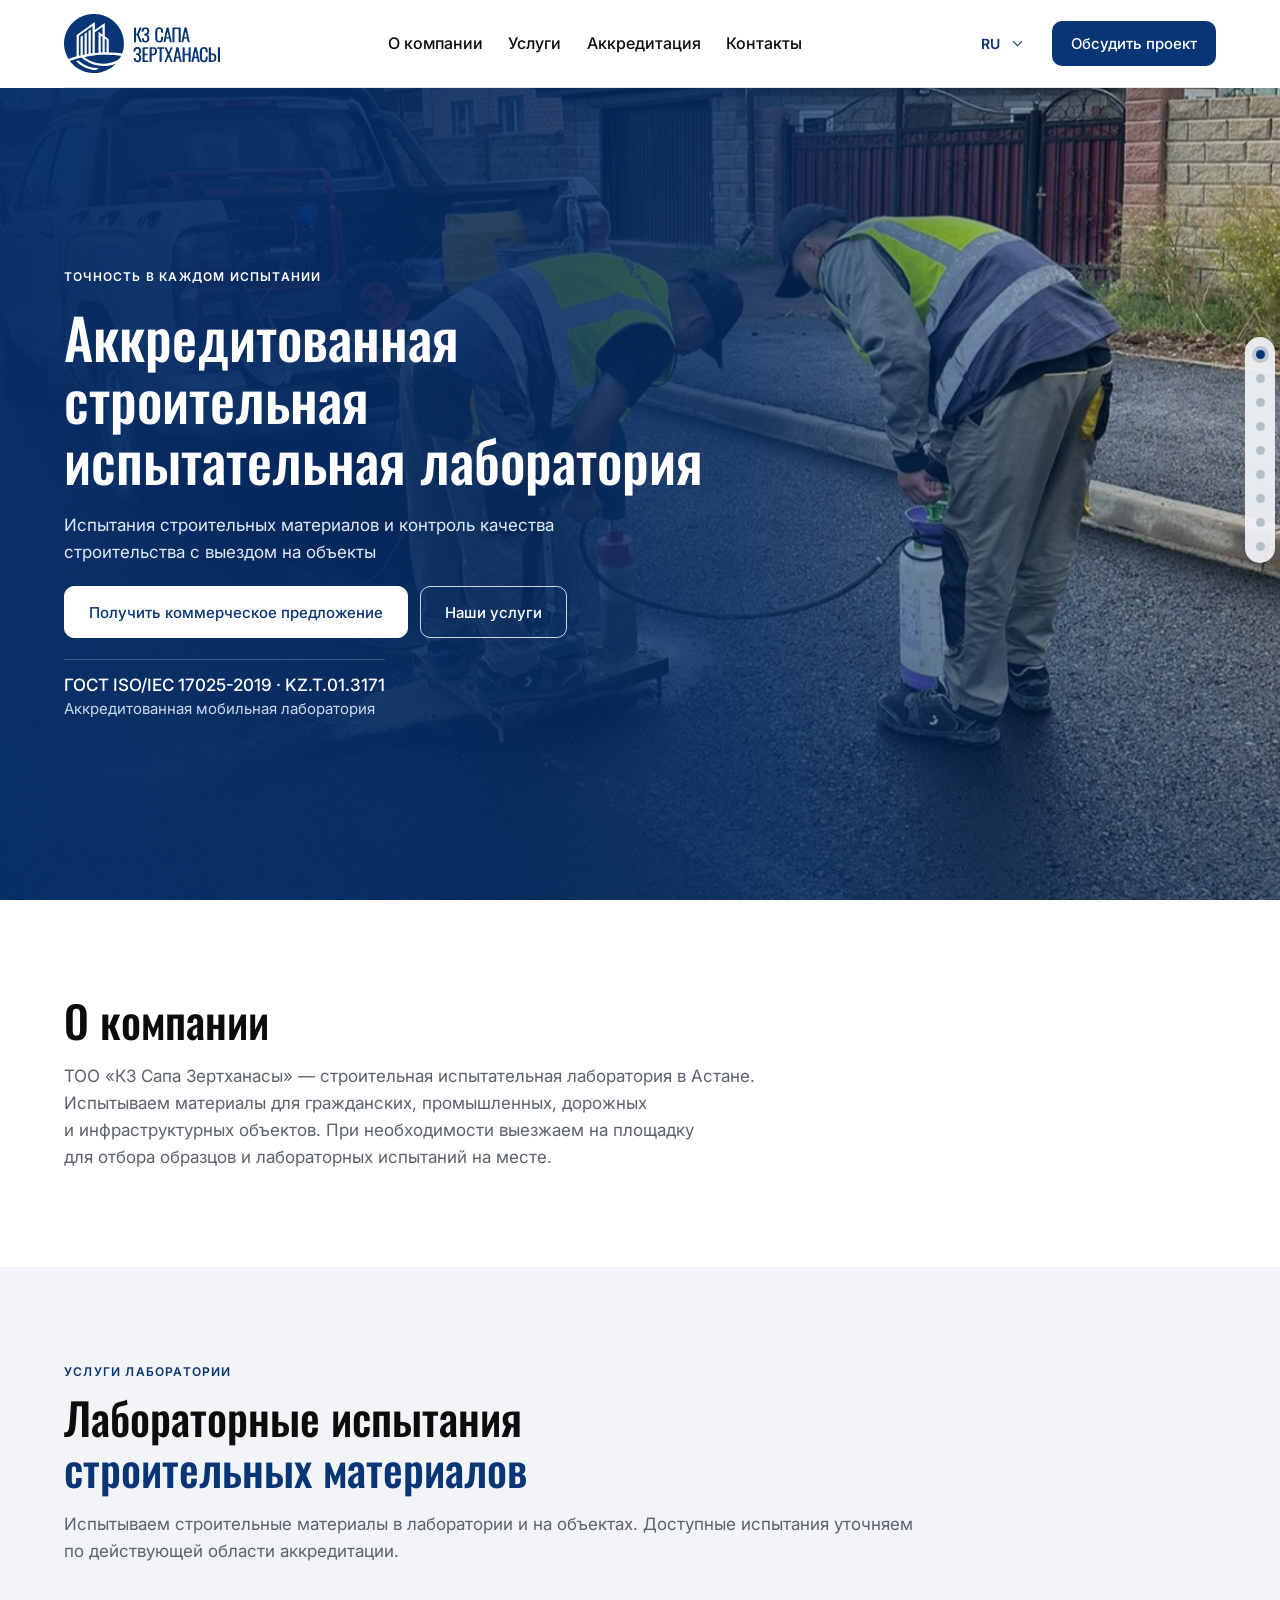
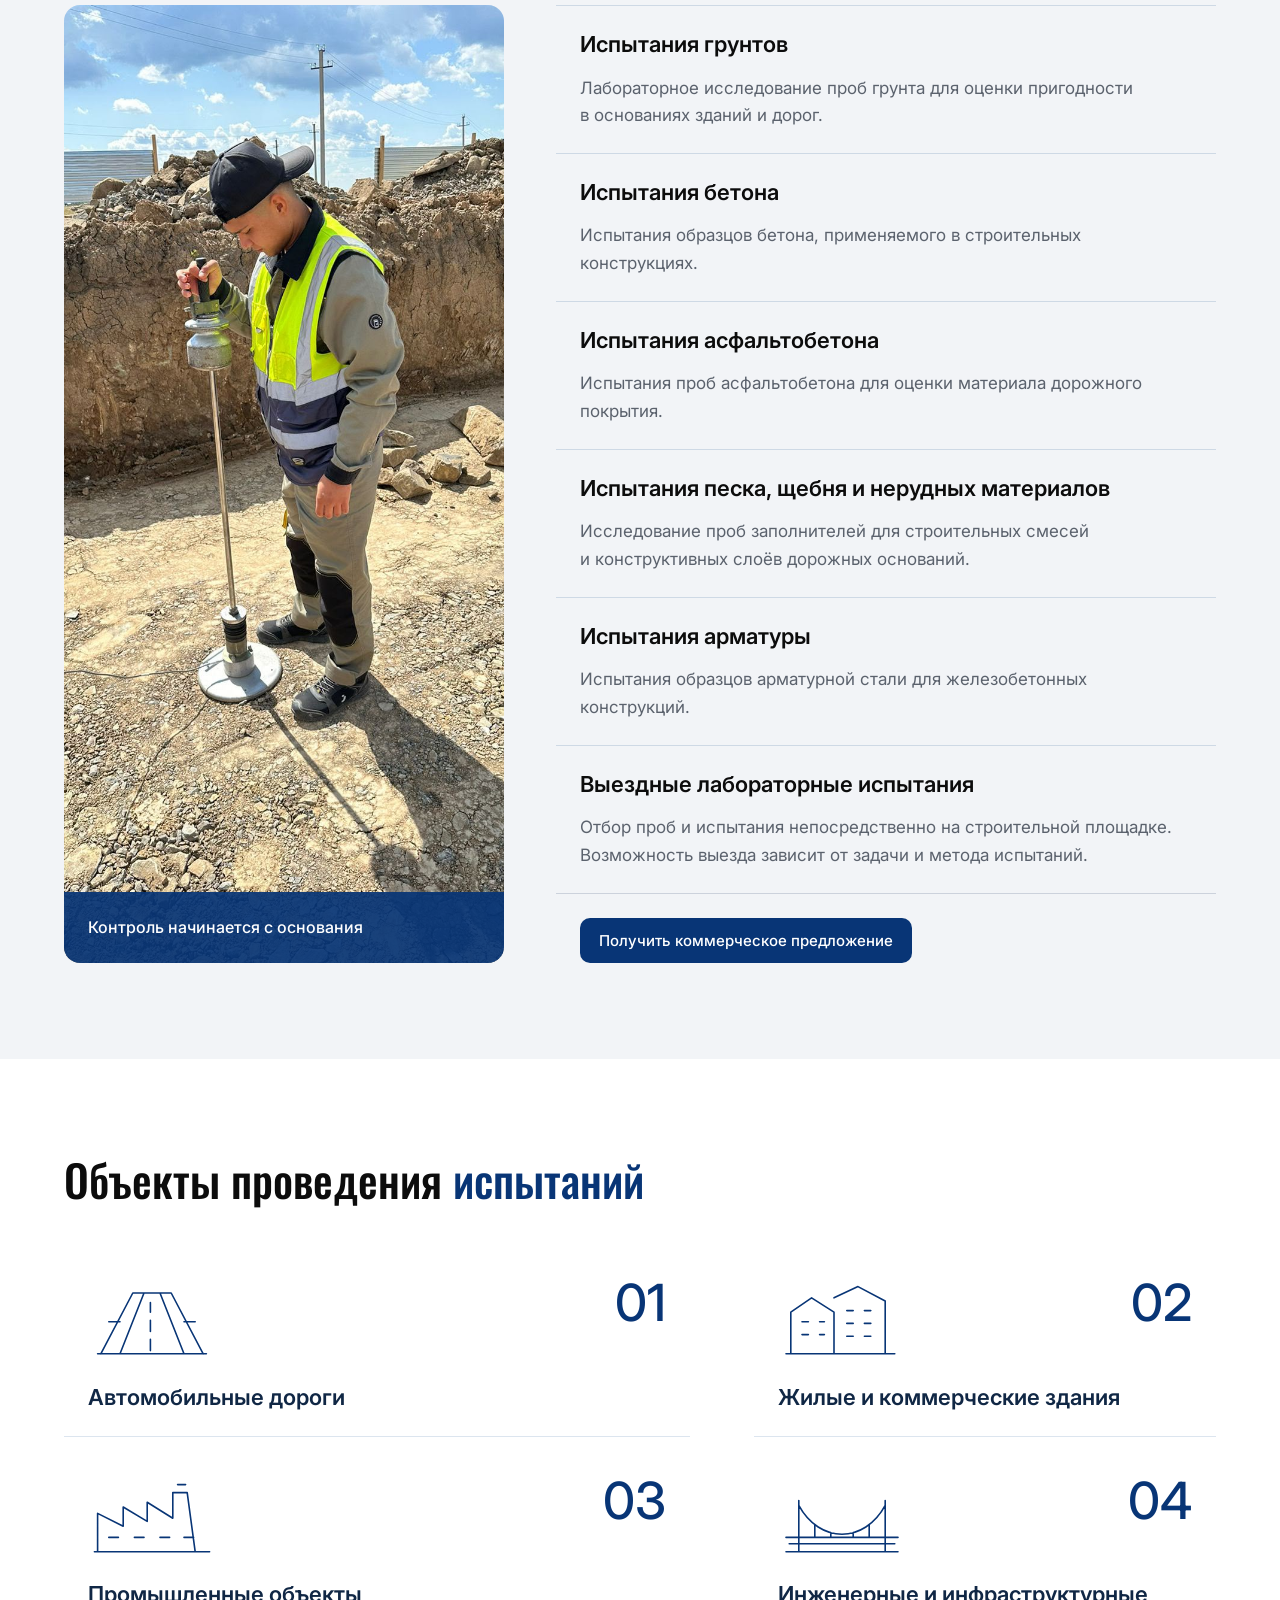
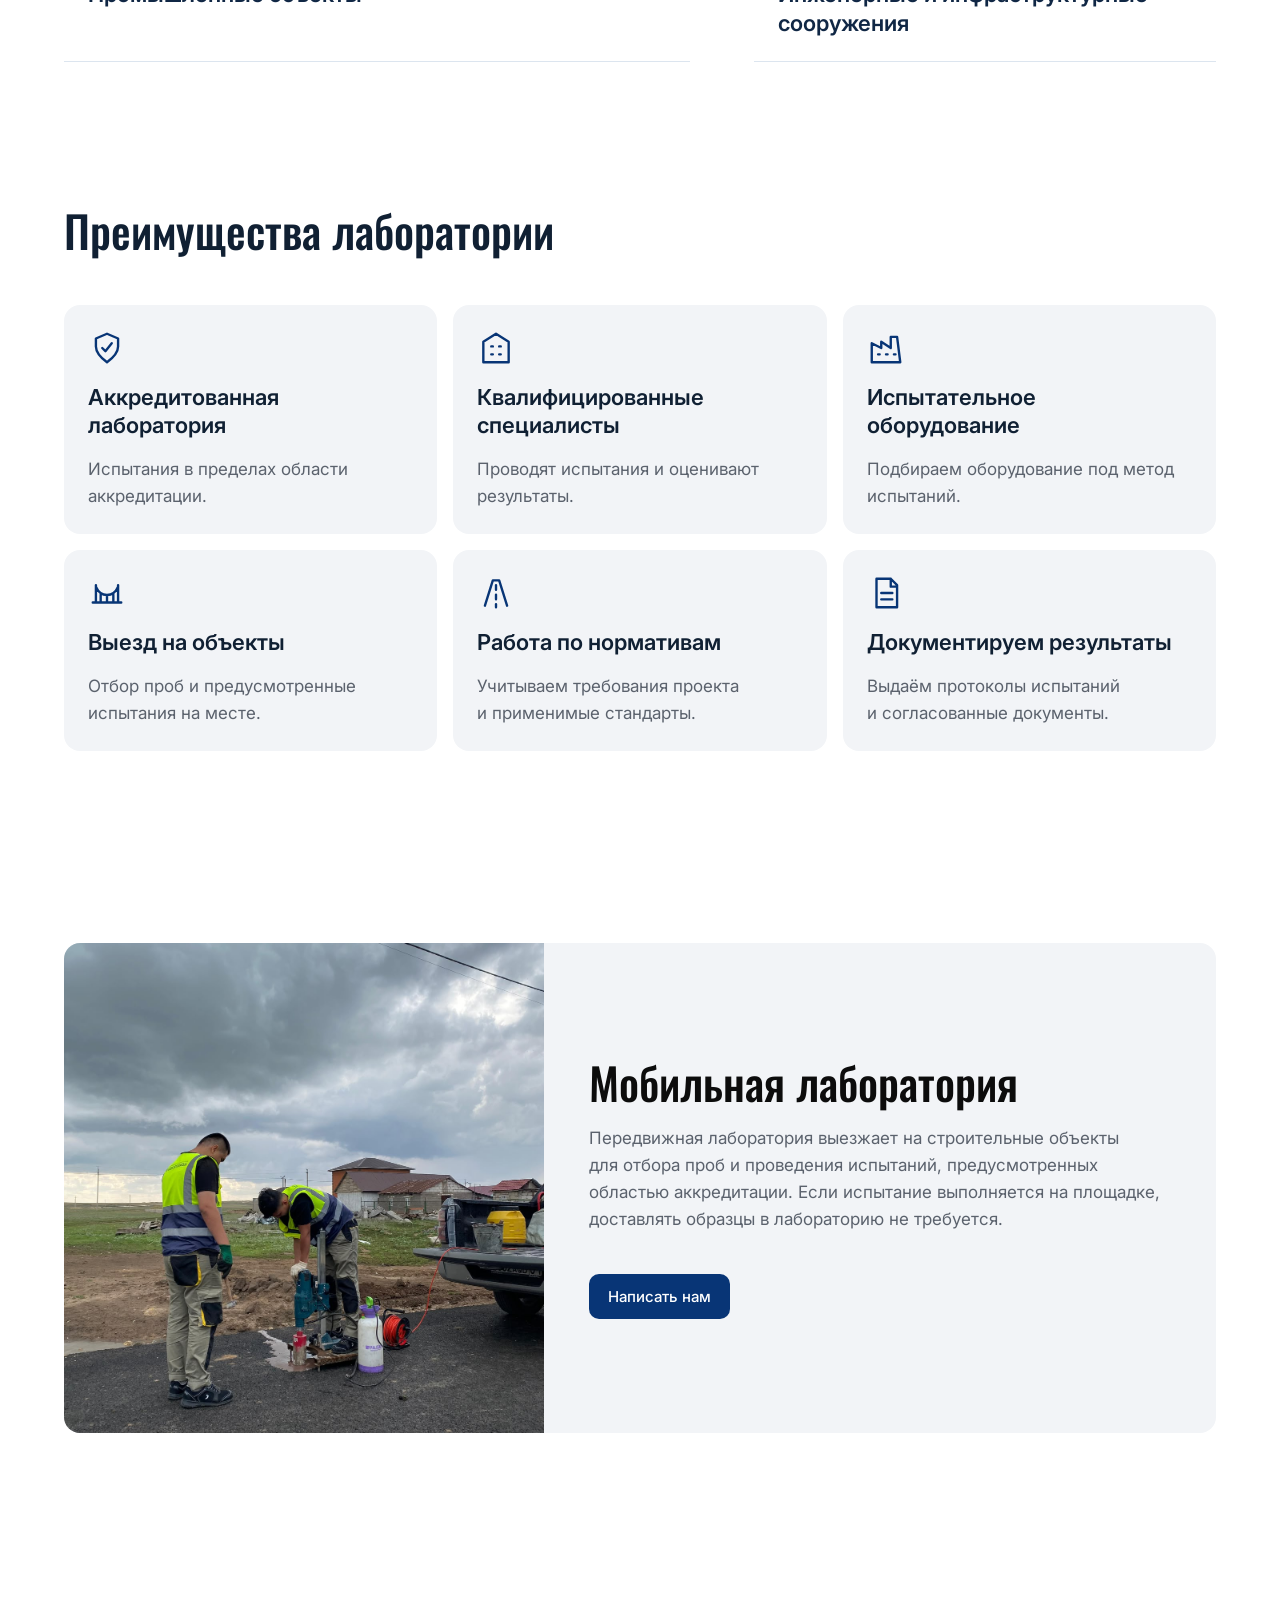
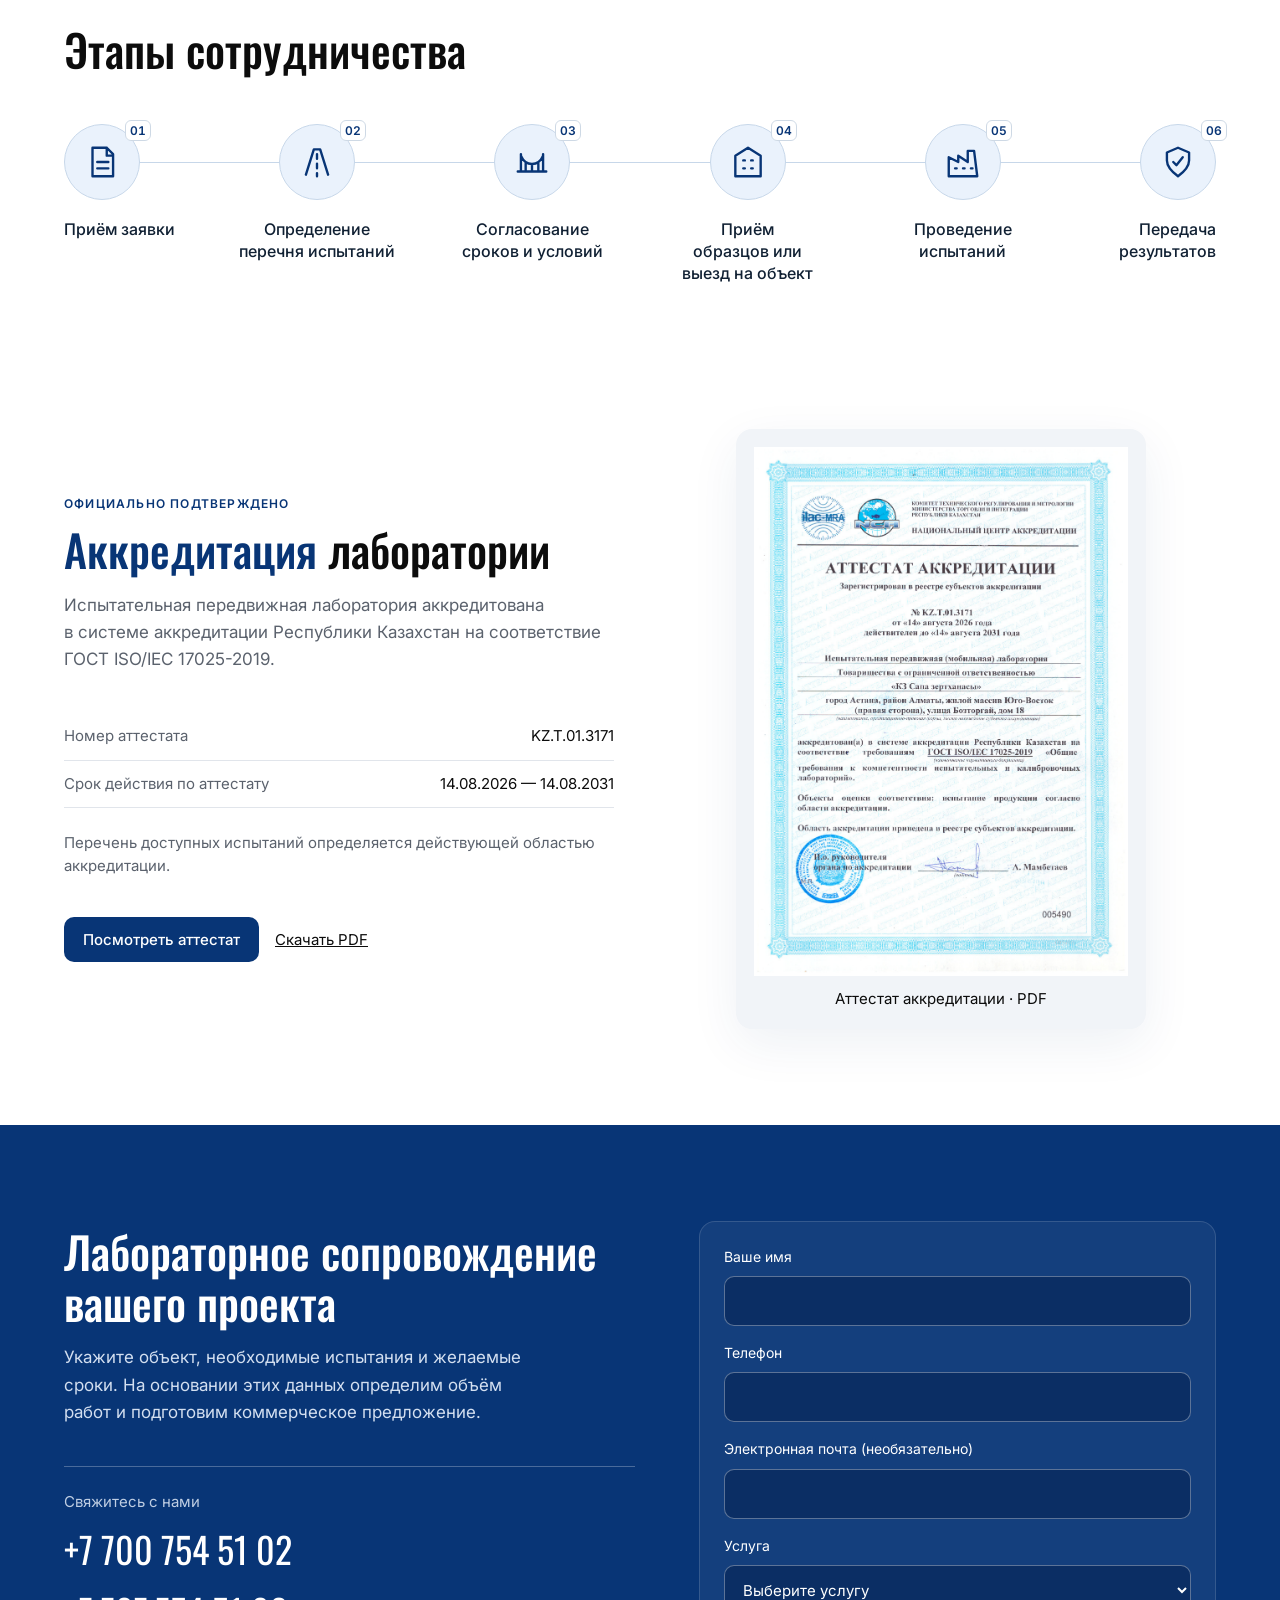
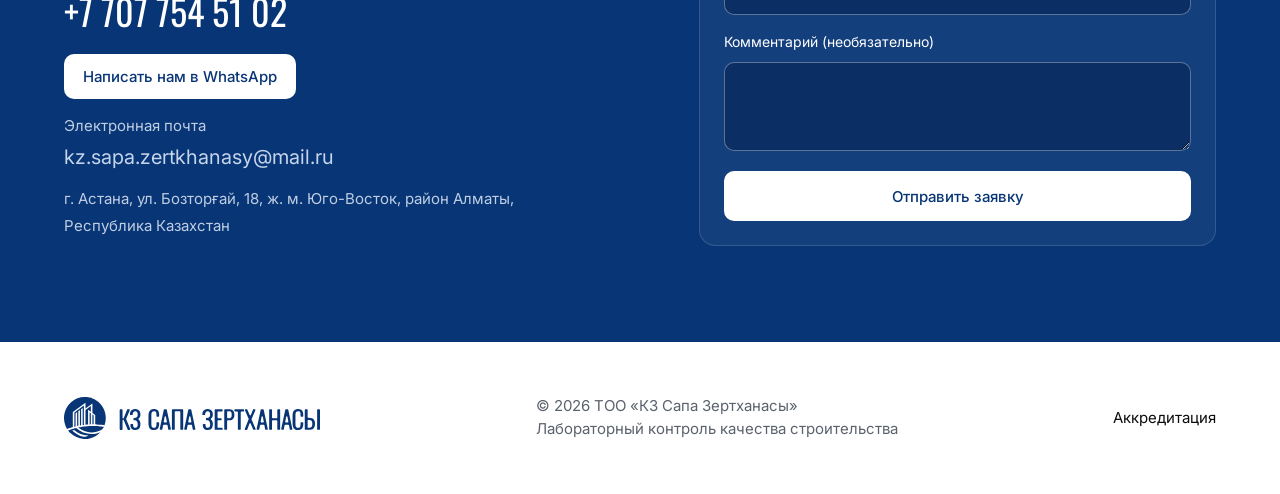
<file: index.html>
<!doctype html>
<html lang="ru"><head><meta charset="UTF-8"><meta name="viewport" content="width=device-width, initial-scale=1"><meta name="description" content="Аккредитованная строительная испытательная лаборатория в Астане. Испытания строительных материалов, лабораторный контроль качества строительства и выезд на объекты."><link rel="canonical" href="https://kzsapazert.kz/"><meta name="theme-color" content="#083576"><title>Строительная лаборатория в Астане | КЗ Сапа Зертханасы</title><link rel="preconnect" href="https://fonts.googleapis.com"><link rel="preconnect" href="https://fonts.gstatic.com" crossorigin><link href="https://fonts.googleapis.com/css2?family=Inter:wght@400;500;600;700&family=Oswald:wght@400;500;600&family=Noto+Sans+SC:wght@400;500;600&display=swap" rel="stylesheet"><link rel="stylesheet" href="style.css"><link rel="stylesheet" href="enhance.css?v=tablet-nav"><link rel="icon" href="favicon.svg" type="image/svg+xml"><meta name="google-site-verification" content="Bo7axWLZwRJ3yQgY30qZPgOj8MfoaL3nS31i9DCmipo"><link rel="stylesheet" href="design-system.css?v=31"></head>
<body><a class="skip" href="#main" data-t="skip">К содержанию</a><header><a href="#" class="brand" aria-label="КЗ Сапа Зертханасы"><img src="brand.svg" alt="КЗ Сапа Зертханасы" width="260" height="100"></a><button class="menu-toggle" type="button" aria-expanded="false" aria-controls="site-nav" aria-label="Открыть меню"><span aria-hidden="true"></span></button><nav id="site-nav" aria-label="Navigation"><a href="#about" data-t="about">О компании</a><a href="#services" data-t="services">Услуги</a><a href="#accreditation" data-t="accreditation">Аккредитация</a><a href="#contacts" data-t="contacts">Контакты</a></nav><div class="header-end"><select id="language" aria-label="Язык / Language"><option value="ru">RU</option><option value="kk">KZ</option><option value="en">EN</option><option value="zh">中文</option></select><details class="language-picker" hidden><summary aria-label="Язык / Language"><span class="language-current"></span></summary><div class="language-options"></div></details><a class="button blue-button header-cta" href="#request-form" data-t="cta">Обсудить проект</a></div></header>
<main id="main"><section class="hero"><div class="hero-copy"><p class="eyebrow" data-t="eyebrow">ТОЧНОСТЬ В КАЖДОМ ИСПЫТАНИИ</p><h1 data-t="headline">Аккредитованная строительная испытательная лаборатория</h1><p class="lead" data-t="intro">Испытания строительных материалов и контроль качества строительства с выездом на объекты</p><div class="actions"><a class="button overview-quote" href="#request-form" data-t="quote">Получить коммерческое предложение</a><a class="button hero-services" href="#services" data-t="explore">Наши услуги</a></div><div class="hero-proof"><div><strong>ГОСТ ISO/IEC 17025-2019 · KZ.T.01.3171</strong><span data-t="proof">Аккредитованная мобильная лаборатория</span></div></div></div><div class="hero-photo"><img src="team.jpg" alt="" fetchpriority="high"><div class="photo-label"><span data-t="field">ТОЧНОСТЬ НА КАЖДОМ ЭТАПЕ</span><p data-t="fieldText">В лаборатории<br>На вашем объекте</p></div></div></section>
<section class="intro-section wrap" id="about"><div class="two-col"><h2 data-t="aboutTitle">Прочная основа<br>вашего проекта</h2><div><p class="large" data-t="aboutText">ТОО «КЗ Сапа Зертханасы» — строительная испытательная лаборатория в Астане. Испытываем материалы для гражданских, промышленных, дорожных и инфраструктурных объектов. При необходимости выезжаем на площадку для отбора образцов и лабораторных испытаний на месте.</p></div></div></section>
<section class="services-section" id="services"><div class="wrap"><div class="section-head"><div><p class="eyebrow blue" data-t="serviceLabel">УСЛУГИ ЛАБОРАТОРИИ</p><h2 data-t="serviceTitle">Испытания материалов<br><span class="stage-accent">и контроль строительных работ</span></h2></div><p data-t="serviceIntro">Проверяем строительные материалы до начала работ, следим за соблюдением технологии на стройке и оформляем результаты испытаний в официальных протоколах.</p></div><div class="service-layout"><div class="service-image"><img src="soil.jpg" loading="lazy" alt="Испытания основания на строительном объекте" data-alt="soilAlt"><p data-t="serviceCaption">Контроль начинается с основания</p></div><div><div class="service-list" id="service-list"></div><a class="button blue-button service-quote" href="#request-form" data-t="quote">Получить коммерческое предложение</a></div></div></div></section>
<section class="wrap project-types" id="objects"><h2 data-t="objectsTitle">Объекты проведения <span class="stage-accent">испытаний</span></h2><div class="object-grid"></div></section><section class="wrap benefits" id="competence"><h2 data-t="whyTitle">Преимущества лаборатории</h2><div class="benefit-grid" id="benefits"></div></section>
<section class="mobile-lab-section" id="mobile-lab"><div class="field-section"><img src="testing.jpg" alt="" loading="lazy"><div><h2 data-t="mobileTitle">Мобильная лаборатория</h2><p data-t="mobileText">Передвижная лаборатория выезжает на строительные объекты для отбора проб и проведения испытаний, предусмотренных областью аккредитации. Если испытание выполняется на площадке, доставлять образцы в лабораторию не требуется.</p><a class="button white" href="#request-form" data-t="writeUs">Написать нам</a></div></div></section>
<section class="wrap work-process" id="process"><h2 data-t="processTitle">Этапы сотрудничества</h2><ol class="process-grid"></ol></section><section class="wrap accreditation" id="accreditation"><div><p class="eyebrow blue" data-t="official">ОФИЦИАЛЬНО ПОДТВЕРЖДЕНО</p><h2 data-t="accTitle"><span class="stage-accent">Аккредитация</span> лаборатории</h2><p data-t="accText">Испытательная передвижная лаборатория аккредитована в системе аккредитации Республики Казахстан на соответствие ГОСТ ISO/IEC 17025-2019.</p><dl><div><dt data-t="number">Номер аттестата</dt><dd>KZ.T.01.3171</dd></div><div><dt data-t="valid">Срок действия по аттестату</dt><dd>14.08.2026 — 14.08.2031</dd></div></dl><p class="small" data-t="scope">Перечень доступных испытаний определяется действующей областью аккредитации.</p><div class="actions"><a class="button blue-button" href="accreditation.pdf" target="_blank" rel="noopener" data-t="view">Посмотреть аттестат</a><a class="download" href="accreditation.pdf" download data-t="download">Скачать PDF</a></div></div><a class="certificate" href="accreditation.pdf" target="_blank" rel="noopener" aria-label="Открыть аттестат PDF"><img src="certificate.png" alt="Аттестат аккредитации KZ.T.01.3171" loading="lazy"><span data-t="certificateCaption">Аттестат аккредитации · PDF</span></a></section>
<section id="contacts" class="contact-section"><div class="wrap"><div class="two-col"><div><h2 data-t="contactTitle">Лабораторное сопровождение вашего проекта</h2><p data-t="contactText">Укажите объект, необходимые испытания и желаемые сроки. На основании этих данных определим объём работ и подготовим коммерческое предложение.</p><div class="contact-details"><span data-t="call">Свяжитесь с нами</span><a href="tel:+77007545102">+7 700 754 51 02</a><a href="tel:+77077545102">+7 707 754 51 02</a><a class="button white contact-cta" href="https://wa.me/77007545102" target="_blank" rel="noopener" data-t="whatsapp">Написать нам в WhatsApp</a><span data-t="write">Электронная почта</span><a class="email" href="mailto:kz.sapa.zertkhanasy@mail.ru">kz.sapa.zertkhanasy@mail.ru</a><address class="contact-address"><span data-t="addressStreet">г. Астана, ул. Бозторғай, 18, ж. м. Юго-Восток, район Алматы, Республика Казахстан</span></address></div></div><div class="contact-form-column"><form id="request-form" aria-label="Оставить заявку">
  <div class="request-field"><label for="request-name">Ваше имя</label><input id="request-name" name="name" autocomplete="name" required maxlength="100"></div>
  <div class="request-field"><label for="request-contact">Телефон</label><input id="request-contact" name="phone" type="tel" autocomplete="tel" required maxlength="50"></div>
  <div class="request-field"><label for="request-email">Электронная почта (необязательно)</label><input id="request-email" name="email" type="email" autocomplete="email" maxlength="150"></div>
  <div class="request-field"><label for="request-service">Услуга</label><select id="request-service" name="service"><option value="">Выберите услугу</option><option value="other">Другое</option></select></div>
  <div class="request-field"><label for="request-project">Комментарий (необязательно)</label><textarea id="request-project" name="project" maxlength="1000" rows="3"></textarea></div>
  <input type="hidden" name="token"><div hidden><label for="request-website">Website</label><input id="request-website" name="website" autocomplete="off" tabindex="-1"></div>
  <button class="button white" type="submit" aria-describedby="request-help">Отправить заявку</button>
  <p id="request-help" role="status"></p></form></div></div></div></section></main><dialog id="certificate-gallery" aria-labelledby="gallery-title"><div class="gallery-head"><h3 id="gallery-title">Аттестат аккредитации</h3><button type="button" class="gallery-close">×</button></div><img src="certificate-page-1.webp" alt=""><div class="gallery-controls"><button type="button" class="gallery-prev">‹</button><output aria-live="polite"></output><button type="button" class="gallery-next">›</button></div></dialog><dialog id="project-dialog" aria-label="Оставить заявку"><button class="project-close" type="button" aria-label="Закрыть">×</button></dialog><dialog id="request-success" aria-labelledby="success-title"><div class="success-mark" aria-hidden="true"></div><h3 id="success-title">Заявка отправлена</h3><form method="dialog"><button class="button blue-button">Закрыть</button></form></dialog>
<footer class="wrap"><a href="#" class="brand"><img src="footer-logo.svg" alt="КЗ Сапа Зертханасы" width="208" height="34"></a><p data-t="footer">© 2026 ТОО «КЗ Сапа Зертханасы»<br>Лабораторный контроль качества строительства</p><a href="#accreditation" data-t="accreditation">Аккредитация</a></footer><script src="app.js?v=editorial"></script><script src="overview.js?v=editorial"></script><script src="enhance.js?v=contact-form-other"></script></body></html>
</file>
<file: style.css>
:root{--blue:#083576;--black:#0c0c0c;--gray:#5b626d}*{box-sizing:border-box}html{scroll-behavior:smooth;scroll-padding-top:110px}body{margin:0;color:var(--black);font:16px/1.65 Inter,Arial,sans-serif}a{color:inherit;text-decoration:none}button,select{font:inherit}a,select{touch-action:manipulation}a:focus-visible,select:focus-visible,summary:focus-visible{outline:3px solid #e6a800;outline-offset:5px}img{max-width:100%;display:block}header{height:108px;display:flex;align-items:center;justify-content:space-between;padding:16px 4%;gap:28px;background:white;position:sticky;top:0;z-index:10;border-bottom:1px solid #e7e9ed}.brand img{width:208px;height:auto}nav{display:flex;gap:28px;font-size:14px;font-weight:500}nav a:hover,.download:hover{color:#2c66b8}select{border:0;background:#f0f3f8;padding:10px;border-radius:0;color:var(--blue);cursor:pointer}.header-end{display:flex;gap:20px;align-items:center}.header-phone{font-size:14px;font-weight:600;white-space:nowrap}.hero{display:grid;grid-template-columns:54% 46%;min-height:700px;background:var(--blue);color:white}.hero-copy{padding:64px 7.4% 42px}.eyebrow{font-size:12px;font-weight:600;letter-spacing:.15em;margin:0 0 26px}.blue{color:var(--blue)}h1,h2,h3{font-family:Oswald,'Noto Sans SC',sans-serif;font-weight:500;line-height:1.12;margin:0}h1{font-size:clamp(48px,5.3vw,82px);letter-spacing:-.02em}h2{font-size:clamp(36px,3.6vw,54px)}h3{font-size:26px}.lead{max-width:510px;margin:28px 0 32px;color:#e1e9f5;line-height:1.7}.actions{display:flex;gap:26px;align-items:center;flex-wrap:wrap}.button{display:inline-flex;justify-content:center;align-items:center;padding:16px 26px;font-size:14px;font-weight:600;transition:transform .2s,background .2s}.button:hover{transform:translateY(-2px);background:#e4ebf7}.white{background:white;color:var(--blue)}.text-link{font-size:14px;border-bottom:1px solid #9aafd0;padding:10px 0}.hero-proof{display:flex;gap:14px;border-top:1px solid #ffffff38;margin-top:48px;padding-top:24px;align-items:center;font-size:14px}.hero-proof strong{display:block;font-weight:500}.hero-proof span:not(.check){display:block;font-size:12px;color:#cbd9ed}.check{font-size:24px;border:1px solid #9aafd0;border-radius:50%;width:40px;height:40px;text-align:center}.hero-photo{position:relative;overflow:hidden}.hero-photo>img{height:100%;width:100%;object-fit:cover;object-position:50% 63%}.hero-photo:after{content:'';position:absolute;inset:40% 0 0;background:linear-gradient(transparent,#03182bd9)}.photo-label{position:absolute;bottom:38px;left:38px;z-index:1}.photo-label span{font-size:11px;letter-spacing:.15em}.photo-label p{font:36px/1.2 Oswald,sans-serif;margin:14px 0 0}.wrap{width:min(1200px,90%);margin:auto}.intro-section{padding:100px 0}.two-col{display:grid;grid-template-columns:1fr 1fr;gap:80px}.two-col p:first-child{margin-top:0}.large{font-size:20px;line-height:1.65}p{color:var(--gray)}.services-section{background:#f2f4f7;padding:88px 0}.section-head{display:flex;justify-content:space-between;gap:60px;align-items:end;margin-bottom:48px}.section-head>p{max-width:355px;margin:0}.service-layout{display:grid;grid-template-columns:42% 1fr;gap:60px}.service-image{position:relative;min-height:530px}.service-image img{width:100%;height:100%;object-fit:cover;max-height:650px}.service-image p{position:absolute;bottom:0;left:0;right:0;margin:0;background:#083576ed;color:white;padding:20px 25px;font-size:14px}.service-list details{border-top:1px solid #ccd2dc;padding:23px 0}.service-list details:last-child{border-bottom:1px solid #ccd2dc}summary{font:24px/1.3 Oswald,sans-serif;cursor:pointer;list-style:none;display:flex;justify-content:space-between;gap:20px}summary::-webkit-details-marker{display:none}summary:after{content:'+';font:26px Inter;color:var(--blue)}details[open] summary:after{content:'−'}details p{margin-bottom:0;font-size:15px}.benefits{padding:96px 0}.benefit-grid{display:grid;grid-template-columns:repeat(3,1fr);gap:45px;margin-top:55px}.benefit-grid article{border-top:3px solid var(--blue);padding-top:26px}.benefit-grid p{font-size:15px}.field-section{display:grid;grid-template-columns:1fr 1fr;background:#0c1726;color:white}.field-section>img{width:100%;height:570px;object-fit:cover;object-position:50% 65%}.field-section>div{padding:72px 12%}.field-section p{color:#c7d1de}.field-section .button{margin-top:22px}.accreditation{padding:100px 0;display:grid;grid-template-columns:1fr 430px;gap:110px;align-items:center}.accreditation h2{margin-bottom:28px}.accreditation dl{margin:30px 0}.accreditation dl div{padding:12px 0;border-bottom:1px solid #e1e5eb;display:flex;justify-content:space-between;gap:20px}.accreditation dt{font-size:14px;color:var(--gray)}.accreditation dd{margin:0;font-size:14px;font-weight:600}.small{font-size:13px}.blue-button{background:var(--blue);color:white}.blue-button:hover{background:#154d98}.download{font-size:14px;text-decoration:underline}.certificate{padding:25px;background:#f1f4f8;transform:rotate(2deg);box-shadow:0 15px 50px #08357612;transition:transform .2s}.certificate:hover{transform:rotate(0)}.certificate img{width:100%}.certificate span{display:block;text-align:center;font-size:10px;letter-spacing:.08em;margin-top:18px}.contact-section{background:var(--blue);color:white;padding:80px 0 88px}.contact-section p{color:#d3dff0;max-width:475px}.contact-section .button{margin-top:24px}.contact-details{display:flex;flex-direction:column;align-items:flex-start;padding:8px 0 0 40px;border-left:1px solid #ffffff45}.contact-details span{font-size:13px;color:#bfcee3;margin-bottom:13px}.contact-details>a{font:36px/1.5 Oswald,sans-serif}.contact-details span:nth-of-type(2){margin-top:32px}.contact-details .email{font:20px Inter;overflow-wrap:anywhere}footer{display:flex;justify-content:space-between;align-items:center;padding:34px 0;gap:30px}footer p,footer>a:last-child{font-size:12px}.skip{position:fixed;top:-100px;background:white;padding:10px;z-index:50}.skip:focus{top:0}html[lang=zh] h1,html[lang=zh] h2,html[lang=zh] h3,html[lang=zh] summary{font-family:'Noto Sans SC',sans-serif}html[lang=zh] h1{font-size:clamp(46px,4.7vw,70px);line-height:1.3}@media(min-width:1600px){.hero-copy{padding-left:calc((100vw - 1440px)/2)}.hero{min-height:780px}}@media(max-width:1100px){nav{gap:15px}.header-phone{display:none}.hero-copy{padding:45px 7%}.hero{min-height:650px}.accreditation{gap:50px;grid-template-columns:1fr 36%}.two-col{gap:40px}.service-layout{gap:35px}.field-section>div{padding:55px 10%}.contact-details>a{font-size:30px}}@media(max-width:760px){header{height:auto;min-height:85px;padding:14px 5%;gap:10px;flex-wrap:wrap}.brand img{width:170px}nav{order:3;width:100%;justify-content:space-between;font-size:12px;gap:8px}.header-end{margin-left:auto}select{padding:7px}.hero{grid-template-columns:1fr}.hero-copy{padding:40px 6%}.hero h1{font-size:54px}.hero-photo{height:440px}.hero-photo>img{object-position:center 65%}.hero-proof{margin-top:32px}.two-col,.service-layout,.field-section,.accreditation{grid-template-columns:1fr;gap:28px}.intro-section,.benefits,.accreditation{padding:64px 0}.section-head{display:block;margin-bottom:30px}.section-head>p{margin-top:25px}.services-section{padding:60px 0}.service-image{min-height:0;height:390px}.service-image img{object-position:center 60%}.benefit-grid{grid-template-columns:1fr;gap:20px;margin-top:35px}.field-section>img{height:440px;object-position:center 65%}.field-section>div{padding:45px 6%}.accreditation{gap:45px}.certificate{max-width:370px;margin:auto}.contact-section{padding:60px 0}.contact-details{border-left:0;border-top:1px solid #ffffff45;padding:30px 0 0;margin-top:10px}.contact-details .email{font-size:17px}footer{flex-wrap:wrap;gap:20px}footer p{margin:0}footer .brand img{width:155px}.eyebrow{font-size:11px}.accreditation dl div{flex-wrap:wrap;gap:4px}.hero .actions{gap:20px}html[lang=en] .hero h1{font-size:48px}}@media(prefers-reduced-motion:reduce){html{scroll-behavior:auto}*{transition:none!important}}
.hero .eyebrow,.photo-label p,.contact-section .eyebrow{color:#fff}html[lang='zh-CN'] h1,html[lang='zh-CN'] h2,html[lang='zh-CN'] h3,html[lang='zh-CN'] summary{font-family:'Noto Sans SC',sans-serif}html[lang='zh-CN'] h1{font-size:clamp(44px,4.7vw,70px);line-height:1.3}select{appearance:none;background:#f0f3f8 url("data:image/svg+xml,%3Csvg xmlns='http://www.w3.org/2000/svg' width='12' height='8'%3E%3Cpath d='M1 1l5 5 5-5' fill='none' stroke='%23083576' stroke-width='2'/%3E%3C/svg%3E") no-repeat right 10px center;padding-right:30px}
.hero-photo>img{position:absolute;inset:0}
</file>
<file: enhance.css>
.brand img { width: clamp(180px, 20vw, 275px); }
.hero .hero-copy h1 {
  font-size: clamp(36px, 4.15vw, 64px);
  max-width: 16ch;
  line-height: 1.15;
}
.hero { min-height: 610px; }
.hero-copy { align-self: center; }
.hero .hero-copy h1:lang(zh-CN) { font-size: clamp(35px, 4vw, 60px); }
.hero .actions .button::before {
  content: '✉';
  margin-inline-end: .65em;
}
.hero .actions .text-link:hover { border-color: white; }
.benefit-grid article::before {
  content: '✓';
  display: grid;
  place-items: center;
  width: 42px;
  height: 42px;
  margin-bottom: 18px;
  background: #edf3fc;
  color: var(--blue);
  font-size: 22px;
}
.benefit-grid article:nth-child(2)::before { content: '⊞'; }
.benefit-grid article:nth-child(3)::before { content: '◎'; }
.service-list summary:hover { color: var(--blue); }
#request-form {
  display: grid;
  gap: 9px;
  width: 100%;
  margin: 0 0 28px;
  padding: clamp(18px, 3vw, 32px);
  background: #ffffff12;
  border: 1px solid #ffffff45;
  scroll-margin-top: 22px;
}
#request-form h3 { margin-bottom: 10px; }
#request-form label { font-size: 14px; }
#request-form input, #request-form textarea {
  width: 100%;
  font: inherit;
  color: var(--black);
  background: white;
  border: 1px solid transparent;
  border-radius: 0;
  padding: .65rem .8rem;
}
#request-form textarea { resize: vertical; }
#request-form .button {
  margin-top: 9px;
  border: 0;
  cursor: pointer;
}
#request-help { font-size: .875rem; margin: 3px 0 0; }
@media (prefers-reduced-motion: no-preference) {
  .hero-copy > * { animation: hero-reveal .6s both; }
  .hero-copy h1 { animation-delay: .08s; }
  .hero-copy .lead { animation-delay: .16s; }
  .hero-copy .actions { animation-delay: .24s; }
  .hero-copy .hero-proof { animation-delay: .3s; }
  .hero-photo img { animation: photo-settle 1.1s ease-out both; }
  @keyframes hero-reveal {
    from { opacity: 0; transform: translateY(14px); }
    to { opacity: 1; transform: translateY(0); }
  }
  @keyframes photo-settle {
    from { transform: scale(1.045); }
    to { transform: scale(1); }
  }
}
@media (max-width: 760px) {
  .hero-photo { height: clamp(270px, 80vw, 420px); }
  .brand img { width: min(48vw, 230px); }
  footer .brand img { width: 185px; }
}

.header-cta { border: 0; cursor: pointer; padding: 12px 18px; white-space: nowrap; }
.hero {
  position: relative;
  isolation: isolate;
  display: flex;
  align-items: center;
  min-height: clamp(580px, 79svh, 840px);
  overflow: hidden;
  background: #091b31;
}
.hero-copy { position: relative; z-index: 2; width: min(1200px, 90%); margin: auto; padding: 78px 0; }
.hero .hero-copy h1 { max-width: 17ch; font-size: clamp(39px, 4.65vw, 71px); }
.hero .lead { max-width: 455px; }
.hero-proof { max-width: 455px; }
.hero-photo { position: absolute; inset: 0; height: auto; z-index: 0; }
.hero-photo > img { object-position: center 62%; }
.hero-photo::after { inset: 0; background: linear-gradient(90deg,#071c36 0%,#071c36ed 22%,#071c3690 53%,#071c3625 100%),linear-gradient(0deg,#071c36c0,transparent 44%); }
.photo-label { inset: auto 5% 7% auto; border-left: 2px solid #fff9; padding-left: 18px; }
.photo-label p { font-size: 26px; margin-top: 5px; }
.contact-details .contact-cta { font: 600 14px Inter,sans-serif; margin: 0 0 24px; }
#request-dialog { width: min(510px, calc(100% - 30px)); max-height: 90dvh; padding: 0; border: 0; background: var(--blue); color: white; box-shadow: 0 20px 80px #00142d80; }
#request-dialog::backdrop { background: #041329b0; backdrop-filter: blur(5px); }
#request-dialog #request-form { margin: 0; padding: 35px 28px 26px; }
#request-dialog h3 { padding-right: 35px; }
#request-help { color: #e1e9f5; }
.close-dialog { position: absolute; top: 12px; right: 12px; line-height: 1; width: 38px; height: 38px; color: white; background: #ffffff20; border: 0; font-size: 28px; cursor: pointer; }
body:has(#request-dialog[open]) { overflow: hidden; }
@media (prefers-reduced-motion: no-preference) {
  .hero-photo > img { animation: hero-background 12s ease-out both; transition: translate .5s ease-out; translate: var(--photo-x, 0px) var(--photo-y, 0px); }
  #request-dialog[open] { animation: hero-reveal .25s ease-out both; }
  @keyframes hero-background { from { transform: scale(1.13); } to { transform: scale(1.045); } }
}
@media (max-width: 900px) {
  header { gap: 14px; }
  .header-end { gap: 8px; }
  .header-cta { padding: 8px 10px; font-size: 12px; }
}
@media (max-width: 760px) {
  .hero { align-items: end; min-height: 620px; }
  .hero-copy { margin: 0 auto; padding: 110px 0 30px; }
  .hero-photo::after { background: linear-gradient(0deg,#071c36 2%,#071c36dd 49%,#071c3640 100%); }
  .hero-photo > img { object-position: 60% 52%; }
  .photo-label { display: none; }
  .brand img { width: min(40vw, 210px); }
  .hero .hero-copy h1 { font-size: clamp(33px, 8vw, 54px); }
}

.contact-section .contact-details {
  margin-top: 30px;
  padding: 24px 0 0;
  border: 0;
  border-top: 1px solid #ffffff45;
}
.contact-details a:hover { text-decoration: underline; text-underline-offset: .2em; }
.contact-form-column { padding-left: 36px; border-left: 1px solid #ffffff45; }
.contact-form-column #request-form { margin-bottom: 0; }
@media (max-width: 760px) {
  .contact-form-column { padding-left: 0; border-left: 0; }
}

:root { --gutter: clamp(16px, 5vw, 72px); --section-space: clamp(56px, 7vw, 104px); --grid-gap: clamp(24px, 4vw, 64px); --header-height: 88px; }
.wrap, .hero-copy, header { width: min(1200px, calc(100% - 2 * var(--gutter))); margin-inline: auto; }
header { height: var(--header-height); padding: 12px 0; gap: 20px; box-shadow: 0 0 0 100vmax white; clip-path: inset(0 -100vmax); }
nav { gap: clamp(12px, 2vw, 28px); }
.hero { min-height: auto; }
.hero-copy { padding: var(--section-space) 0; align-self: center; margin-block: auto; }
.hero .hero-copy h1, .hero .hero-copy h1:lang(zh-CN) { font-size: clamp(38px, 5vw, 72px); max-width: 18ch; line-height: 1.12; }
.hero .lead { margin: 24px 0; }
.hero-proof { margin-top: 32px; }
.photo-label { display: none; }
h2 { font-size: clamp(32px, 3.8vw, 52px); line-height: 1.16; }
h3, .service-item h3 { font-size: clamp(22px, 2.1vw, 28px); line-height: 1.23; }
.eyebrow { margin-bottom: 16px; }
.intro-section,.services-section,.benefits,.accreditation,.contact-section { padding-block: var(--section-space); }
.two-col,.service-layout,.accreditation { grid-template-columns: repeat(2,minmax(0,1fr)); gap: var(--grid-gap); }
.section-head { display: grid; grid-template-columns: repeat(2,minmax(0,1fr)); gap: var(--grid-gap); margin-bottom: 32px; }
.section-head > p { max-width: 46ch; }
.service-item { padding: 20px 0; border-top: 1px solid #ccd2dc; }
.service-item:last-child { border-bottom: 1px solid #ccd2dc; }
.service-item p,.benefit-grid p { font-size: 1rem; margin: 10px 0 0; }
.service-image img { max-height: none; }
.benefit-grid { gap: var(--grid-gap); margin-top: 32px; }
.benefit-grid article::before { display: none; }
.benefit-art { position: relative; width: 108px; height: 80px; margin-bottom: 20px; background: #edf3fc; overflow: hidden; }
.benefit-art :is(i,b,span) { position: absolute; display: block; }
.benefit-art i { inset: 16px 35px 13px; background: #fff; border: 2px solid #083576; transform: rotate(-10deg); border-radius: 3px; }
.benefit-art b { top: 30px; left: 42px; width: 18px; height: 3px; background: #4a79b6; box-shadow: 0 7px #4a79b6,0 14px #4a79b6; transform: rotate(-10deg); }
.benefit-art span { right: 23px; bottom: 12px; width: 21px; height: 21px; border: 3px solid #083576; border-radius: 50%; background: #9dc5f4; }
.benefit-grid article:nth-child(2) .benefit-art i { inset: 34px 26px 19px; transform: skewY(-12deg); background: #a1c8f4; box-shadow: 0 -9px #255994,0 -18px #c8ddfa; }
.benefit-grid article:nth-child(2) .benefit-art :is(b,span) { display: none; }
.benefit-grid article:nth-child(3) .benefit-art i { inset: 12px 27px; border-radius: 50%; transform: none; background: #b9d6fb; }
.benefit-grid article:nth-child(3) .benefit-art b { inset: 23px 38px; width: auto; height: auto; border: 2px solid #083576; border-radius: 50%; background: #fff; transform: none; box-shadow: none; }
.benefit-grid article:nth-child(3) .benefit-art span { inset: 33px 48px; width: auto; height: auto; background: #083576; }
.certificate { width: min(100%,410px); justify-self: center; transform: none; }
.field-section { width: min(1200px,calc(100% - 2 * var(--gutter))); margin-inline: auto; }
.field-section > div { padding: clamp(24px, 5vw, 72px); }
.contact-form-column { padding-left: 0; border: 0; min-width: 0; }
@media (min-width: 1024px) { .hero { min-height: calc(100svh - var(--header-height)); } }
@media (max-width: 760px) {
  header { height: auto; gap: 10px; padding: 12px 0; }
  nav { flex-wrap: wrap; row-gap: 8px; }
  .hero-copy { padding-top: 96px; padding-bottom: 34px; }
  .hero .hero-copy h1,.hero .hero-copy h1:lang(zh-CN) { font-size: clamp(31px, 8vw, 48px); }
  .two-col,.service-layout,.accreditation,.section-head,.field-section { grid-template-columns: minmax(0,1fr); }
  .section-head > p { margin: 0; }
  .field-section > img,.service-image { height: clamp(240px, 75vw, 360px); }
  .field-section { gap: 0; }
  .contact-details > a { font-size: clamp(24px, 7vw, 32px); }
}

.field-section { width: 100%; }
.field-section > div { padding-inline: var(--grid-gap) max(var(--gutter), calc((100vw - 1200px) / 2)); }
.field-section > div > p:not(.eyebrow) { max-width: 54ch; }
@media (max-width: 760px) {
  .field-section > div { padding-inline: var(--gutter); }
  .header-end { gap: 6px; }
  .header-cta { padding: 8px; white-space: normal; text-align: center; line-height: 1.2; }
  header .brand { flex: 0 1 40%; min-width: 0; }
  header .brand img { max-width: 100%; }
}

.accreditation { padding-bottom: calc(var(--section-space) + clamp(20px, 3vw, 44px)); }
.accreditation .actions { margin-top: clamp(28px, 4vw, 44px); }
.certificate { position: relative; overflow: hidden; transition: box-shadow .25s, transform .25s; }
.certificate img { transition: transform .35s ease; }
.certificate .certificate-preview {
  position: absolute;
  inset: auto 16px 50px;
  padding: 12px;
  margin: 0;
  color: white;
  background: #083576;
  font: 600 .875rem/1.4 Inter, sans-serif;
  letter-spacing: 0;
  opacity: 0;
  transition: opacity .25s;
}
.certificate:focus-visible .certificate-preview { opacity: 1; }
@media (hover: hover) {
  .certificate:hover { box-shadow: 0 18px 48px #08357632; }
  .certificate:hover .certificate-preview { opacity: 1; }
}
@media (prefers-reduced-motion: no-preference) {
  .scroll-enter { animation: scroll-enter .58s ease-out both; }
  @keyframes scroll-enter {
    from { opacity: .3; transform: translateY(16px); }
    to { opacity: 1; transform: translateY(0); }
  }
  @media (hover: hover) {
    .certificate:hover { transform: translateY(-5px); }
    .certificate:hover img { transform: scale(1.025); }
  }
  .certificate:focus-visible img { transform: scale(1.025); }
}
header .brand img { width: auto; max-width: 100%; max-height: 60px; } @media (max-width: 760px) { header .brand img { max-height: 48px; } }

@media (min-width: 761px) {
  .field-section { min-height: 620px; }
  .field-section > img { height: 620px; min-height: 0; object-position: center 60%; }
  .field-section > div { align-self: center; }
}

.benefit-grid { gap: clamp(16px, 2.4vw, 32px); }
.benefit-grid article {
  border: 0;
  padding: 0;
  border-radius: 18px;
  overflow: hidden;
  background: #f1f5fa;
}
.benefit-photo { aspect-ratio: 16 / 10; overflow: hidden; background: #d8e3ef; }
.benefit-photo img { width: 100%; height: 100%; object-fit: cover; object-position: center 62%; }
.benefit-grid article:nth-child(2) img { object-position: center 71%; }
.benefit-grid article:nth-child(3) img { object-position: center 56%; }
.benefit-copy { padding: clamp(20px, 2.5vw, 32px); }
.benefit-copy h3 { color: var(--blue); }
@media (prefers-reduced-motion: no-preference) {
  .benefit-grid.scroll-enter { animation: none; }
  .benefit-grid.scroll-enter article { animation: scroll-enter .58s ease-out both; }
  .benefit-grid.scroll-enter article:nth-child(2) { animation-delay: .10s; }
  .benefit-grid.scroll-enter article:nth-child(3) { animation-delay: .20s; }
  .benefit-photo img { transition: transform .45s ease; }
  @media (hover: hover) {
    .benefit-grid article:hover img { transform: scale(1.065); }
  }
}

.hero { background: var(--blue); }
.hero-photo::after { background: linear-gradient(90deg, #083576 0%, #083576ed 25%, #08357690 57%, #08357620 100%), linear-gradient(0deg, #083576aa, transparent 45%); }
@media (max-width: 760px) {
  .hero-photo::after { background: linear-gradient(0deg, #083576 4%, #083576ed 46%, #08357650 100%); }
}
.contact-address { margin-top: 24px; font-style: normal; max-width: 42ch; color: #d3dff0; } .contact-address strong { color: white; font-size: 1.125rem; } .contact-details .contact-address span { font-size: .9375rem; margin: 0; }
header .brand { flex: 0 0 156px; } header .brand img { width: 100%; max-height: none; } @media (max-width: 760px) { header .brand { flex-basis: min(40%, 125px); } }

.competence-graphic {
  position: relative;
  isolation: isolate;
  height: clamp(132px, 14vw, 190px);
  overflow: hidden;
  color: #a8cff9;
  background: radial-gradient(ellipse at 70% 10%, #326cac, transparent 75%), var(--blue);
}
.competence-graphic i { position: absolute; display: block; }
.benefit-grid article:nth-child(1) i {
  width: 48px; height: 48px; top: 44%; left: calc(50% - 24px);
  border-radius: 50%; background: #d7eaff; box-shadow: 0 48px 0 10px #83b6ed;
}
.benefit-grid article:nth-child(1) i:first-child { transform: translate(-58px, 16px) scale(.72); opacity: .65; }
.benefit-grid article:nth-child(1) i:last-child { transform: translate(58px, 16px) scale(.72); opacity: .65; }
.benefit-grid article:nth-child(2) i {
  width: 104px; height: 48px; left: calc(50% - 52px); top: calc(50% - 24px);
  border-radius: 8px; transform: skewY(-15deg) translateY(20px); background: #609de1;
}
.benefit-grid article:nth-child(2) i:nth-child(2) { transform: skewY(-15deg); background: #8cbcf0; }
.benefit-grid article:nth-child(2) i:last-child { transform: skewY(-15deg) translateY(-20px); background: #d7eaff; }
.benefit-grid article:nth-child(3) i {
  width: 96px; height: 96px; left: calc(50% - 48px); top: calc(50% - 48px);
  border: 1px solid; border-radius: 50%;
}
.benefit-grid article:nth-child(3) i:nth-child(2) { transform: scale(.65); border-width: 3px; }
.benefit-grid article:nth-child(3) i:last-child { transform: scale(.20); background: #d7eaff; box-shadow: 0 0 48px 12px #8fc4ff; }
@media (hover: hover) and (prefers-reduced-motion: no-preference) {
  .competence-graphic i { transition: translate .3s ease; }
  .benefit-grid article:hover .competence-graphic i:nth-child(2) { translate: 0 -7px; }
  .benefit-grid article:hover .competence-graphic i:last-child { translate: 0 -4px; }
}

.hero .hero-copy h1:lang(ru) { max-width: none; font-size: clamp(30px, 4.7vw, 68px); }
.hero-phrase { white-space: nowrap; }
@media (max-width: 760px) {
  .hero .hero-copy h1:lang(ru) { font-size: clamp(22px, 6.4vw, 48px); }
}

.stage-accent { color: var(--blue); }

.button, select, #request-form input, #request-form textarea { border-radius: 10px; }
#request-form, .certificate, .service-image { border-radius: 18px; }
.service-image { overflow: hidden; }

.benefits {
  margin-block: var(--section-space);
  padding: clamp(22px, 5vw, 64px);
  background: #eef4fb;
  border-radius: clamp(22px, 3vw, 38px);
}
.benefits > h2 { max-width: 24ch; color: #102745; }
.benefits .benefit-grid {
  grid-template-columns: repeat(3, minmax(0, 1fr));
  gap: clamp(12px, 2vw, 24px);
  margin-top: clamp(24px, 4vw, 48px);
}
.benefits .benefit-grid article {
  display: flex;
  flex-direction: column;
  background: white;
  border-radius: 22px;
  padding: 10px;
}
.benefits .competence-graphic {
  border-radius: 15px;
  height: clamp(115px, 11vw, 162px);
  background: radial-gradient(ellipse at 72% 12%, #3475bb, transparent 75%), var(--blue);
}
.benefits .benefit-copy { padding: 18px 12px 14px; }
.benefits .benefit-copy h3 { color: #102745; }
.benefits .benefit-copy p { margin-top: 8px; }
@media (max-width: 880px) {
  .benefits .benefit-grid { grid-template-columns: repeat(auto-fit, minmax(min(100%, 220px), 1fr)); }
}

.benefits { background: white; border-radius: 0; padding: var(--section-space) 0; margin-block: 0; }
.benefits > h2 { max-width: none; color: #102033; font-size: clamp(34px, 5vw, 70px); }
.benefits > h2 span { color: var(--blue); }
.benefits .benefit-grid { gap: 0; border-block: 1px solid #bdc7d1; }
.benefits .benefit-grid article { padding: clamp(20px, 3vw, 36px); border-radius: 0; background: #f2f4f7; overflow: visible; }
.benefits .benefit-grid article:first-child { padding-left: 0; }
.benefits .benefit-grid article:last-child { padding-right: 0; }
.benefits .benefit-grid article:nth-child(2) { border-inline: 1px solid #bdc7d1; }
.benefits .competence-graphic { width: 92px; height: 92px; border-radius: 0; background: none; color: var(--blue); }
.benefits .competence-graphic i, .benefits .competence-graphic::before { display: none; }
.competence-graphic svg { display: block; width: 100%; height: 100%; }
.benefits .benefit-copy { padding: 16px 0 0; }
.benefits .benefit-copy h3 { color: #102033; font-size: clamp(24px, 2.3vw, 33px); }
@media (max-width: 760px) {
  .benefits .benefit-grid { grid-template-columns: 1fr; }
  .benefits .benefit-grid article:is(:first-child,:last-child) { padding-inline: 20px; }
  .benefits .benefit-grid article:nth-child(2) { border-inline: 0; border-block: 1px solid #bdc7d1; }
}

.menu-toggle { display: none; }
.benefits .benefit-grid article { transition: background-color .22s, box-shadow .22s; }
@media (hover: hover) {
  .benefits .benefit-grid article:hover { background-color: var(--blue); color: white; }
  .benefits .benefit-grid article:hover :is(h3, p, .competence-graphic) { color: white; }
}
@media (max-width: 960px) {
  header { display: grid; grid-template-columns: minmax(0, 1fr) auto auto; column-gap: 8px; height: auto; min-height: var(--header-height); }
  header .brand img { width: min(100%, 125px); }
  .header-end { grid-row: 1; grid-column: 2; margin: 0; }
  .header-end .header-cta { display: none; }
  .menu-toggle { grid-row: 1; grid-column: 3; display: grid; place-items: center; width: 44px; height: 44px; border: 0; border-radius: 10px; color: var(--blue); background: #edf3fa; cursor: pointer; }
  .menu-toggle span { position: relative; width: 20px; height: 2px; background: currentColor; box-shadow: 0 -6px currentColor, 0 6px currentColor; }
  .menu-toggle[aria-expanded=true] span { transform: rotate(45deg); box-shadow: none; }
  .menu-toggle[aria-expanded=true] span::after { content: ''; position: absolute; inset: 0; background: currentColor; transform: rotate(90deg); }
  #site-nav { display: none; grid-column: 1/-1; flex-direction: column; gap: 0; padding-bottom: 8px; }
  #site-nav a { padding: 10px 0; font-size: 15px; }
  .menu-toggle[aria-expanded=true] + #site-nav { display: flex; }
}
@media (max-width: 760px) {
  .hero .hero-copy h1:lang(ru), .hero .hero-copy h1 { font-size: clamp(34px, 8.3vw, 58px); max-width: 16ch; }
  .hero-phrase { white-space: normal; text-wrap: balance; }
  .hero-copy { padding-top: clamp(55px, 16vw, 96px); }
}
@media (prefers-reduced-motion: reduce) {
  .benefits .benefit-grid article { transition: none; }
}

#site-nav a { font-size: 1rem; }
@media (max-width: 760px) {
  #site-nav a { font-size: 1.125rem; }
}

.field-section {
  width: min(1200px, calc(100% - 2 * var(--gutter)));
  grid-template-columns: minmax(0, 5fr) minmax(0, 7fr);
  min-height: 0;
  overflow: hidden;
  border-radius: 16px;
}
.field-section > img { height: clamp(340px, 39vw, 490px); }
.field-section > div { padding: clamp(24px, 4.5vw, 60px); }
@media (max-width: 760px) {
  .field-section { grid-template-columns: minmax(0, 1fr); }
  .field-section > img { height: clamp(220px, 63vw, 340px); }
}

.field-section { background: #f2f4f7; color: var(--black); }
.field-section p { color: var(--gray); }
.field-section .eyebrow { color: var(--blue); }
.field-section .button { background: var(--blue); color: white; }
.field-section .button:hover { background: #154d98; }

/* Shared type scale for the landing page. */
:root {
  --type-section: clamp(2.125rem, 5vw, 4.375rem);
  --type-card: clamp(1.375rem, 2vw, 1.875rem);
  --type-body: 1rem;
  --type-caption: .875rem;
}
.hero .hero-copy h1 { font-weight: 600; }
main h2, main .benefits > h2 {
  font-size: var(--type-section);
  line-height: 1.12;
  text-wrap: balance;
}
main h3, .service-item h3, .benefits .benefit-copy h3 {
  font-size: var(--type-card);
  line-height: 1.25;
}
main p, .benefit-copy p { font-size: var(--type-body); line-height: 1.65; }
main .lead, main .large { font-size: clamp(1.0625rem, 1.45vw, 1.25rem); }
main .eyebrow, main .small, #request-help,
.contact-details span, .certificate span { font-size: var(--type-caption); }
.certificate span { line-height: 1.45; }
@media (max-width: 760px) {
  :root { --type-section: clamp(1.875rem, 7vw, 2.625rem); }
  .hero .hero-copy h1:lang(zh-CN) { font-size: clamp(2rem, 8.3vw, 3.625rem); }
  main h2 { text-wrap: initial; }
}

@media (max-width: 760px) {
  :root { --section-space: 52px; --grid-gap: 24px; --type-card: 1.375rem; }
  .hero .hero-copy h1, .hero .hero-copy h1:lang(ru), .hero .hero-copy h1:lang(zh-CN) { font-size: clamp(1.875rem, 8vw, 3rem); line-height: 1.12; overflow-wrap: anywhere; }
  .hero-copy { padding-block: 64px 32px; }
  .hero .lead { margin-block: 16px 24px; }
  .hero-proof { margin-top: 24px; padding-top: 16px; }
  main .eyebrow { margin-bottom: 12px; letter-spacing: .09em; }
  .section-head, .benefits .benefit-grid { margin-block: 0 24px; }
  .benefits .benefit-grid { margin-block: 24px 0; }
  .benefits .benefit-grid article { padding: 20px; }
  .service-item { padding-block: 16px; }
  .field-section > div { padding: 24px; }
  .accreditation h2 { margin-bottom: 16px; }
  .accreditation .actions { margin-top: 24px; gap: 16px; }
  .contact-details { margin-top: 24px; }
  #request-form { padding: 20px; }
  footer { padding-block: 24px; gap: 16px; }
}

#project-dialog { width: min(460px, calc(100% - 32px)); max-height: 88dvh; padding: 0; border: 0; border-radius: 18px; background: var(--blue); color: white; }
#project-dialog::backdrop { background: #061528a8; }
#project-dialog #request-form { margin: 0; border: 0; padding: 24px; }
#project-dialog h3 { padding-right: 38px; }
.project-close { position: absolute; top: 10px; right: 10px; width: 36px; height: 36px; border: 0; border-radius: 9px; background: #ffffff26; color: white; font-size: 24px; cursor: pointer; }
body:has(#project-dialog[open]) { overflow: hidden; }
.benefits .benefit-grid article:nth-child(2):not(:hover) .benefit-copy h3 { color: var(--blue); } @media (hover: none) { .benefits .benefit-grid article:nth-child(2) .benefit-copy h3 { color: var(--blue); } }

@media (min-width: 881px) {
  .benefits .benefit-grid article:is(:first-child, :last-child) { position: relative; }
  .benefits .benefit-grid article:is(:first-child, :last-child)::after {
    content: '';
    position: absolute;
    inset-block: -1px;
    width: clamp(12px, 1.75vw, 24px);
    background: inherit;
    border-block: 1px solid #bdc7d1;
  }
  .benefits .benefit-grid article:first-child::after { right: 100%; }
  .benefits .benefit-grid article:last-child::after { left: 100%; }
}

@media (min-width: 761px) {
  .field-section { min-height: clamp(340px, 39vw, 490px); }
  .field-section > img { height: 0; min-height: 100%; align-self: stretch; }
}

.benefits .benefit-grid { clip-path: inset(0 round 16px); }
@media (min-width: 881px) {
  .benefits .benefit-grid { clip-path: inset(0 calc(-1 * clamp(12px, 1.75vw, 24px)) round 16px); }
}

#request-success {
  width: min(400px, calc(100% - 32px));
  padding: clamp(24px, 6vw, 40px);
  border: 1px solid #dce8f6;
  border-radius: 24px;
  background: radial-gradient(ellipse at top, #e7f1ff, transparent 68%), white;
  color: #102745;
  box-shadow: 0 28px 90px #020c2566;
  text-align: center;
}
#request-success::backdrop { background: rgb(4 14 32 / 76%); backdrop-filter: blur(5px); }
#request-success h3 { font-size: var(--type-card); line-height: 1.25; }
.success-mark {
  display: grid;
  place-items: center;
  width: 64px;
  aspect-ratio: 1;
  margin: 0 auto 18px;
  border: 1px solid #aac7ea;
  border-radius: 20px;
  background: #e0edfd;
  color: var(--blue);
}
.success-mark::after {
  content: '';
  width: 22px;
  height: 12px;
  border: solid currentColor;
  border-width: 0 0 3px 3px;
  transform: translateY(-3px) rotate(-45deg);
}
#request-success .button { width: 100%; margin-top: 24px; border: 0; cursor: pointer; }
body:has(#request-success[open]) { overflow: hidden; }
@media (prefers-reduced-motion: no-preference) {
  #request-success[open] { animation: scroll-enter .25s ease-out both; }
}

.section-dots { display: none; }
@media (min-width: 1100px) {
  .section-dots { position: fixed; z-index: 8; right: 5px; top: 50%; translate: 0 -50%; display: grid; gap: 0; padding-block: 5px; border-radius: 16px; background: #f2f4f7ee; }
  .section-dots a { display: grid; place-items: center; width: 30px; height: 24px; }
  .section-dots a::before { content: ''; width: 9px; height: 9px; border-radius: 50%; background: #b5bec9; }
  .section-dots a:hover::before { background: var(--blue); }
  .section-dots a[aria-current="location"]::before { background: var(--blue); box-shadow: 0 0 0 4px #08357633; }
}

#certificate-gallery { width: min(630px, calc(100% - 24px)); max-height: 94dvh; padding: 16px; border: 0; border-radius: 16px; background: #f2f4f7; color: var(--blue); }
#certificate-gallery::backdrop { background: #061528bd; backdrop-filter: blur(4px); }
#certificate-gallery img { width: 100%; height: min(68dvh, 730px); object-fit: contain; touch-action: pan-y pinch-zoom; }
.gallery-head, .gallery-controls { display: flex; gap: 12px; align-items: center; justify-content: space-between; }
.gallery-head { margin-bottom: 10px; }
.gallery-head h3 { font-size: clamp(18px, 4vw, 24px); }
.gallery-controls { justify-content: center; margin-top: 10px; }
#certificate-gallery button { flex: none; width: 44px; height: 44px; border: 0; border-radius: 10px; background: var(--blue); color: white; font-size: 26px; cursor: pointer; }
#certificate-gallery button:disabled { opacity: .35; cursor: default; }
body:has(#certificate-gallery[open]) { overflow: hidden; }

#certificate-gallery {
  width: fit-content;
  max-width: calc(100% - 16px);
  max-height: calc(100dvh - 16px);
  padding: 0 44px;
  border-radius: 0;
  background: transparent;
  color: white;
  overflow: visible;
}
#certificate-gallery .gallery-head { margin: 0; }
#gallery-title, #certificate-gallery output {
  position: absolute;
  width: 1px;
  height: 1px;
  overflow: hidden;
  clip-path: inset(50%);
}
#certificate-gallery img { width: auto; height: auto; max-width: calc(100vw - 104px); max-height: calc(100dvh - 64px); }
#certificate-gallery .gallery-controls { margin: 0; }
#certificate-gallery button { position: absolute; background: transparent; color: white; text-shadow: 0 1px 5px #061528; }
#certificate-gallery .gallery-prev, #certificate-gallery .gallery-next { top: 50%; transform: translateY(-50%); font-size: 36px; }
#certificate-gallery .gallery-prev { left: 0; }
#certificate-gallery .gallery-next { right: 0; }
#certificate-gallery .gallery-close { top: 0; right: 0; }

.contact-section .contact-details .contact-cta { margin-block: 20px 24px; }
.contact-section .contact-details .contact-cta + [data-t="write"] { margin-top: 0; }

.services-section .section-head { display: block; margin-bottom: clamp(20px, 3vw, 32px); }
.services-section .section-head > p { max-width: 80ch; margin: 16px 0 0; }
.services-section .section-head h2 { text-wrap: initial; }
.services-section .service-layout { align-items: stretch; grid-template-columns: minmax(0, 2fr) minmax(0, 3fr); }
.services-section .service-image { min-height: 0; }
.services-section .service-image img { position: absolute; inset: 0; height: 100%; }
.services-section .service-list { align-self: start; }
@media (max-width: 760px) {
  .services-section .service-layout { grid-template-columns: minmax(0, 1fr); }
}
.hero .hero-copy h1:lang(ru) { max-width: 19ch; font-size: clamp(30px, 4.4vw, 64px); overflow-wrap: anywhere; } @media (max-width: 760px) { .hero .hero-copy h1:lang(ru) { font-size: clamp(28px, 7vw, 48px); } }

.hero .hero-copy h1 { max-width: 22ch; font-size: clamp(30px,4.2vw,62px); text-wrap: balance; }
.hero .hero-copy h1:lang(ru) { max-width: 22ch; font-size: clamp(30px,4.2vw,62px); }
.hero-directions { display:flex; flex-wrap: wrap; gap:8px; padding:0; margin:0 0 22px; list-style:none; }
.hero-directions li { padding:5px 10px; border:1px solid #ffffff5c; border-radius:8px; font-size:.875rem; }
.hero .overview-quote { border:1px solid #ffffffa0; background:#083576bf; color:white; text-align:center; }
.hero .overview-quote:hover { background:var(--blue); }
.hero .actions .button::before { content:none; }
.stock-caption,.field-photo-caption { position:absolute; z-index:2; padding:4px 8px; background:#0c2448db; color:white; border-radius:5px; font-size:.75rem; }
.stock-caption { right:40px; bottom:20px; }
.field-section { position:relative; }
.field-photo-caption { left:12px; top:12px; }
.service-quote { margin-top:24px; }
.project-types,.work-process { padding-block:var(--section-space); }
.object-grid,.process-grid { display:grid; gap:16px; margin:24px 0 0; padding:0; }
.object-grid { grid-template-columns:repeat(4,minmax(0,1fr)); }
.process-grid { grid-template-columns:repeat(3,minmax(0,1fr)); counter-reset:steps; list-style:none; }
.object-grid article,.process-grid li,.benefits .benefit-grid article { padding:22px; border:0; border-radius:16px; background:#f2f4f7; }
:is(.object-grid,.process-grid,.benefit-grid) svg { width:38px; height:38px; margin-bottom:12px; color:var(--blue); }
.process-grid li { counter-increment:steps; position:relative; }
.process-grid li::before { content:counter(steps); position:absolute; right:20px; top:16px; color:var(--blue); font-weight:600; }
.benefits .benefit-grid { display:grid; border:0; clip-path:none; gap:16px; }
.benefits .benefit-grid article:is(:first-child,:last-child)::after { content:none; }
.benefits .benefit-grid article:nth-child(2) { border:0; }
.benefits .benefit-grid article h3 { color:#102033; }
@media (hover:hover) { .benefits .benefit-grid article:hover :is(h3,p,svg) { color:white; } }
@media (max-width: 850px) { .object-grid,.process-grid,.benefits .benefit-grid { grid-template-columns:repeat(2,minmax(0,1fr)); } }
@media (max-width: 560px) {
  .hero .hero-copy h1,.hero .hero-copy h1:lang(ru) { font-size:clamp(26px,6.5vw,36px); }
  .stock-caption { right:16px; bottom:8px; }
  .object-grid,.process-grid,.benefits .benefit-grid { grid-template-columns:1fr; }
}
.object-photo { width:100%; height:100px; object-fit:cover; border-radius:8px; } .object-grid small { display:block; margin:4px 0 12px; }

.project-types .object-grid { gap: clamp(12px, 1.8vw, 24px); }
.project-types .object-grid article {
  display: flex;
  flex-direction: column;
  padding: 8px;
  background: #f2f6fc;
  border: 1px solid #dce7f4;
  border-radius: 18px;
}
.object-visual {
  display: grid;
  place-items: center;
  aspect-ratio: 16 / 10;
  overflow: hidden;
  border-radius: 12px;
  background-color: #083576;
  background-image: radial-gradient(ellipse at 50% 55%, #347ac080, transparent 64%),
    linear-gradient(#9ec8ff22 1px, transparent 1px), linear-gradient(90deg,#9ec8ff22 1px,transparent 1px);
  background-size: auto, 20px 20px, 20px 20px;
}
.object-grid .object-visual svg {
  width: 45%; height: 70%; margin: 0; color: #e4f1ff;
  filter: drop-shadow(0 0 8px #8cbafa80);
}
.project-types .object-grid h3 { padding: 16px 10px 14px; color: #102745; }
@media (hover: hover) and (prefers-reduced-motion: no-preference) {
  .project-types .object-grid article, .object-grid .object-visual svg { transition: transform .25s ease, box-shadow .25s ease; }
  .project-types .object-grid article:hover { transform: translateY(-4px); box-shadow: 0 12px 28px #08357624; }
  .object-grid article:hover .object-visual svg { transform: scale(1.12); }
}

.project-types .object-grid { gap: clamp(16px, 3vw, 40px); }
.project-types .object-grid article {
  position: relative; padding: 0; background: transparent; border: 0; border-radius: 0;
  border-bottom: 1px solid #dce5ef;
}
.project-types .object-grid article::after {
  content: ''; position: absolute; left: 0; right: 0; bottom: -1px;
  height: 2px; background: var(--blue); transform: scaleX(0); transform-origin: left;
}
.project-types .object-grid .object-visual {
  place-items: center start; background: none; border-radius: 0; aspect-ratio: auto; height: 104px;
}
.project-types .object-grid .object-visual svg {
  width: 88px; height: 88px; color: var(--blue); filter: none; stroke-width: 1;
}
.project-types .object-grid h3 { padding: 14px 0 22px; }
.process-grid {
  --node: 54px; --track: #c7d7e9; --step-duration: .42s;
  display: grid; grid-template-columns: repeat(6,minmax(0,1fr)); gap: 0;
}
.process-grid li {
  position: relative; min-width: 0; padding: 0 16px 0 0;
  border: 0; border-radius: 0; background: none;
}
.process-grid li::before { content: none; }
.process-grid h3 { margin: 14px 0 0; font-size: clamp(1.1rem, 1.6vw, 1.45rem); }
.process-marker {
  position: relative; z-index: 1; display: grid; place-items: center;
  width: var(--node); height: var(--node); border-radius: 50%; background: #eaf2fc;
  border: 1px solid var(--track); color: var(--blue);
}
.process-grid .process-marker svg { width: 26px; height: 26px; margin: 0; color: inherit; }
.process-track {
  position: absolute; left: var(--node); right: 0; top: calc(var(--node) / 2);
  height: 1px; background: var(--track);
}
.process-track::before {
  content: ''; position: absolute; inset: 0; background: var(--blue);
  transform: scaleX(0); transform-origin: left;
}
.process-track::after {
  content: ''; position: absolute; right: 9px; top: -3px;
  width: 7px; height: 7px; border: solid var(--blue); border-width: 1px 1px 0 0; transform: rotate(45deg);
}
.process-grid li:last-child .process-track { display: none; }
@media (hover: hover) {
  .project-types .object-grid article:hover { transform: none; box-shadow: none; }
  .project-types .object-grid article:hover::after { transform: scaleX(1); }
  .process-grid li:hover .process-marker { background: var(--blue); color: white; }
}
@media (max-width: 900px) {
  .process-grid { grid-template-columns: 1fr; }
  .process-grid li { display: grid; grid-template-columns: var(--node) 1fr; align-items: start; gap: 16px; padding: 0 0 24px; }
  .process-grid h3 { margin-top: 12px; }
  .process-track { left: calc(var(--node) / 2); right: auto; top: var(--node); bottom: 0; width: 1px; height: auto; }
  .process-track::before { transform: scaleY(0); transform-origin: top; }
  .process-track::after { right: -3px; top: auto; bottom: 7px; transform: rotate(135deg); }
}
@media (prefers-reduced-motion: no-preference) {
  .project-types .object-grid article::after { transition: transform .25s ease; }
  .process-marker { transition: background-color .2s, color .2s; }
  .process-start .process-track::before { animation: process-horizontal var(--step-duration) ease-out calc(var(--step) * var(--step-duration)) forwards; }
  .process-start .process-marker { animation: process-pulse .62s ease-out calc(var(--step) * var(--step-duration)); }
  @keyframes process-horizontal { to { transform: scaleX(1); } }
  @keyframes process-vertical { to { transform: scaleY(1); } }
  @keyframes process-pulse { 50% { background-color: var(--blue); color: white; } }
  @media (max-width: 900px) { .process-start .process-track::before { animation-name: process-vertical; } }
}

:root {
  --section-space: clamp(56px, 6.5vw, 96px);
  --content-gap: clamp(20px, 3vw, 36px);
  --type-section: clamp(2.125rem, 4.1vw, 3.75rem);
  --type-card: clamp(1.25rem, 1.75vw, 1.625rem);
}
.project-types, .benefits, .work-process, .accreditation { margin-block: 0; padding-block: var(--section-space); }
.project-types, .work-process { padding-bottom: calc(var(--section-space) / 2); }
.project-types + .benefits, .work-process + .accreditation { padding-top: calc(var(--section-space) / 2); }
main h2, main .benefits > h2 { line-height: 1.14; }
main h3, .service-item h3, .benefits .benefit-copy h3, .benefits .benefit-grid article h3, .process-grid h3 { font-size: var(--type-card); line-height: 1.24; }
.object-grid, .process-grid, .benefits .benefit-grid { margin-top: var(--content-gap); }
.services-section .section-head { margin-bottom: var(--content-gap); }
.contact-section .contact-details { margin-top: var(--content-gap); }
.accreditation .actions { margin-top: var(--content-gap); }
@media (max-width: 760px) {
  :root { --section-space: 48px; --content-gap: 24px; --type-section: clamp(1.875rem, 7vw, 2.625rem); --type-card: 1.375rem; }
  .process-grid li { padding-bottom: 20px; }
  .process-grid li:last-child { padding-bottom: 0; }
  .project-types .object-grid .object-visual { height: 88px; }
  .project-types .object-grid .object-visual svg { width: 70px; height: 70px; }
}
@media (prefers-reduced-motion: no-preference) {
  .process-start .process-track::before,
  .process-start .process-marker { animation-duration: 6s; animation-iteration-count: infinite; }
  @keyframes process-horizontal {
    0% { transform: scaleX(0); opacity: 1; }
    7%, 78% { transform: scaleX(1); opacity: 1; }
    90%, 100% { transform: scaleX(1); opacity: 0; }
  }
  @keyframes process-vertical {
    0% { transform: scaleY(0); opacity: 1; }
    7%, 78% { transform: scaleY(1); opacity: 1; }
    90%, 100% { transform: scaleY(1); opacity: 0; }
  }
  @keyframes process-pulse {
    4%, 8% { background-color: var(--blue); color: white; }
    0%, 13%, 100% { background-color: #eaf2fc; color: var(--blue); }
  }
  .process-start li:hover .process-marker { animation-play-state: paused; }
}

.hero .hero-copy h1, .hero .hero-copy h1:lang(ru) { max-width: 24ch; font-size: clamp(32px,3.65vw,56px); line-height: 1.2; }
.hero .lead { margin: 18px 0 24px; max-width: 500px; }
.hero .actions { gap: 12px; }
.hero .hero-proof { margin-top: 24px; padding-top: 14px; gap: 10px; max-width: 450px; }
.hero .hero-proof .check { width: 30px; height: 30px; font-size: 17px; line-height: 28px; }
.hero .hero-proof strong { font-size: .8125rem; }
.hero-photo::after {
  background: linear-gradient(90deg,#083576 0%,#083576f5 22%,#083576bd 42%,#08357630 72%,#08357616 100%),
    linear-gradient(0deg,#08357644,transparent 48%);
}
@media (max-width: 760px) {
  .hero .hero-copy h1, .hero .hero-copy h1:lang(ru) { font-size: clamp(25px,6.2vw,42px); }
  .hero-photo::after { background: linear-gradient(0deg,#083576 0%,#083576ed 43%,#08357670 75%,#08357620 100%); }
  .hero .hero-proof { margin-top: 20px; }
}

/* Light engineering layouts */
.project-types .object-grid { grid-template-columns: minmax(0, 1.15fr) minmax(0, .85fr); gap: 14px clamp(24px, 5vw, 68px); }
.project-types .object-grid article {
  display: grid; grid-template-columns: auto minmax(0,1fr) auto;
  align-items: center; gap: 16px; min-height: 125px; padding: 16px 0;
}
.project-types .object-grid article::after { transform-origin: left; }
.object-index { color: var(--blue); font: 500 clamp(2rem, 4vw, 3.75rem)/1 Oswald,sans-serif; }
.project-types .object-grid .object-visual { grid-column: 3; grid-row: 1; height: auto; width: clamp(74px, 10vw, 138px); overflow: visible; }
.project-types .object-grid .object-visual svg { width: 100%; height: auto; }
.project-types .object-grid h3 { grid-column: 2; grid-row: 1; padding: 0; font: 500 clamp(1rem, 1.45vw, 1.3rem)/1.4 Inter,sans-serif; }
.work-process .process-grid { --node: 48px; --step-duration: .7s; margin-top: 20px; }
.process-grid li { padding: 0 12px; }
.process-grid h3 { margin: 10px auto 0; max-width: 25ch; text-align: center; text-wrap: balance; font: 500 clamp(.9rem, 1.15vw, 1.0625rem)/1.45 Inter,sans-serif; }
.process-marker { margin-inline: auto; }
.process-track { left: calc(50% + var(--node) / 2); right: calc(var(--node) / 2 - 50%); }
.process-grid .process-marker svg { width: 23px; height: 23px; }
@media (max-width: 900px) {
  .process-grid li { padding: 0 0 16px; }
  .process-grid h3 { margin: 11px 0 0; text-align: left; }
  .process-track { left: calc(var(--node) / 2); right: auto; }
}
@media (max-width: 650px) {
  .project-types .object-grid { grid-template-columns: 1fr; gap: 0; }
  .project-types .object-grid article { min-height: 92px; gap: 12px; }
}
@media (prefers-reduced-motion: no-preference) {
  .process-start .process-track::before, .process-start .process-marker { animation-duration: 9s; animation-timing-function: cubic-bezier(.4,0,.35,1); }
  .process-start li:hover .process-marker { animation-play-state: running; box-shadow: 0 0 0 4px #0835761c; }
  .process-marker { transition: background-color .3s, color .3s, box-shadow .3s; }
  @keyframes process-horizontal {
    0% { transform: scaleX(0); opacity: .65; }
    11%, 78% { transform: scaleX(1); opacity: .8; }
    96%, 100% { transform: scaleX(1); opacity: 0; }
  }
  @keyframes process-vertical {
    0% { transform: scaleY(0); opacity: .65; }
    11%, 78% { transform: scaleY(1); opacity: .8; }
    96%, 100% { transform: scaleY(1); opacity: 0; }
  }
  @keyframes process-pulse {
    0%, 17%, 100% { background: #eaf2fc; border-color: var(--track); }
    7%, 10% { background: #cfe1f9; border-color: #8cadd6; }
  }
  .objects-revealed article { animation: object-arrival .55s ease-out both; }
  .objects-revealed article:nth-child(2) { animation-delay: .07s; }
  .objects-revealed article:nth-child(3) { animation-delay: .14s; }
  .objects-revealed article:nth-child(4) { animation-delay: .21s; }
  @keyframes object-arrival { from { opacity: .35; translate: 0 9px; } to { opacity: 1; translate: none; } }
}
</file>
<file: design-system.css>
:root {
  --body-font: Inter, "Noto Sans SC", Arial, sans-serif;
  --heading-font: Oswald, "Noto Sans SC", Inter, sans-serif;
  --ink: #102033;
  --surface: #f2f4f7;
  --edge: #ced9e5;
  --gutter: clamp(20px, 5vw, 72px);
  --section-space: 96px;
  --section-content-gap: 48px;
  --description-content-gap: 40px;
  --space-unit: 8px;
  --grid-gap: clamp(24px, 4vw, 56px);
  --content-gap: clamp(20px, 2.5vw, 32px);
  --heading-gap: calc(2 * var(--space-unit));
  --type-hero: 3.5rem;
  --type-section: 2.75rem;
  --type-card: 1.375rem;
  --type-body: 1.0625rem;
  --type-secondary: .9375rem;
  --type-caption: 1rem;
  --type-button: .9375rem;
  --type-eyebrow: .75rem;
  --leading-hero: 1.1;
  --leading-section: 1.15;
  --leading-card: 1.3;
  --leading-body: 1.6;
  --leading-secondary: 1.5;
  --leading-caption: 1.4;
  --radius-control: 10px;
  --radius-panel: 16px;
  --card-padding: 24px;
  --card-gap: calc(2 * var(--space-unit));
  --motion-in: 460ms;
  --motion-ui: 240ms;
  --motion-ease: cubic-bezier(.22, .65, .28, 1);
}
body { font: 400 var(--type-body)/var(--leading-body) var(--body-font); }
.hero .hero-copy h1, .hero .hero-copy h1:lang(ru), .hero .hero-copy h1:lang(zh-CN) {
  font: 500 var(--type-hero)/var(--leading-hero) var(--heading-font);
  max-width: min(100%, 650px); letter-spacing: normal; text-transform: none; text-wrap: balance; overflow-wrap: normal;
}
main h2, main .benefits > h2 {
  font: 500 var(--type-section)/var(--leading-section) var(--heading-font);
  overflow-wrap: anywhere;
}
main h3, .service-item h3, .benefits .benefit-grid article h3,
.project-types .object-grid h3, .benefits .benefit-copy h3,
#project-dialog h3, #request-success h3, #request-form h3, .gallery-head h3 {
  font: 600 var(--type-card)/var(--leading-card) var(--body-font);
  letter-spacing: normal;
}
main p, main .large, .benefit-grid article p, .service-item p, .hero .lead {
  max-inline-size: 65ch;
  font: 400 var(--type-body)/var(--leading-body) var(--body-font);
}
main .small, .contact-details span, .certificate span, #request-help,
.accreditation :is(dt, dd), footer :is(p, a:last-child), .download,
.hero .hero-proof span, .contact-details .contact-address span {
  font: 400 var(--type-secondary)/var(--leading-secondary) var(--body-font);
}
main .service-image p, main .photo-label p {
  font: 500 var(--type-caption)/var(--leading-caption) var(--body-font);
}
main .eyebrow, main .photo-label > span {
  font: 600 var(--type-eyebrow)/var(--leading-secondary) var(--body-font);
  letter-spacing: .1em;
}
main .eyebrow { margin-bottom: 12px; }
#site-nav a { font-weight: 500; }
.contact-details > a:not(.button) { font-family: var(--body-font); }
.contact-details > a[href^="tel:"] { font-family: var(--heading-font); }
.project-types .object-index { font-family: var(--body-font); }
.button, select, .menu-toggle, #request-form input, #request-form textarea, .project-close { border-radius: var(--radius-control); }
.button { min-height: 44px; padding: 12px 19px; text-align: center; font: 500 var(--type-button)/var(--leading-caption) var(--body-font); }
.contact-details .contact-cta { font: 500 var(--type-button)/var(--leading-caption) var(--body-font); }
.certificate, .field-section, .service-image, #request-form, #project-dialog, #request-success { border-radius: var(--radius-panel); }
.intro-section .two-col { display: block; }
.intro-section .two-col > div { margin-top: var(--heading-gap); }
.intro-section .two-col p { margin-block: 0; }
.services-section .section-head { margin-block: 0 var(--description-content-gap); }
.services-section .section-head > p { margin-block: var(--heading-gap) 0; }
.accreditation h2 { margin-bottom: var(--heading-gap); }
.accreditation [data-t="accText"] { margin-block: 0; }
.accreditation dl { margin-block: var(--description-content-gap) calc(3 * var(--space-unit)); }

.hero .actions { gap: 12px; }
.accreditation [data-t="scope"] { margin-bottom: 0; }
.accreditation .actions { margin-top: 40px; gap: 16px; align-items: center; }
.accreditation .actions .download { display: inline-flex; min-height: 44px; align-items: center; }
.hero-copy {
  display: grid;
  justify-items: start;
  gap: clamp(16px, 1.6vw, 22px);
  padding-block: clamp(36px, 5vw, 72px);
}
.hero .eyebrow, .hero .lead { margin: 0; }
.hero .lead { max-width: 555px; }
.hero .actions .button {
  min-height: 52px;
  padding: 14px 24px;
  transition: background-color var(--motion-ui), color var(--motion-ui), border-color var(--motion-ui);
}
.hero .overview-quote { background: white; color: var(--blue); border: 1px solid white; }
.hero .overview-quote:hover { background: #edf4ff; color: var(--blue); }
.hero .hero-services { background: transparent; color: white; border: 1px solid #fffc; }
.hero .hero-services:hover { background: #ffffff20; color: white; border-color: white; }
.hero .hero-proof {
  margin: 0;
  padding-top: 14px;
  max-width: min(100%, 510px);
}
.hero .hero-proof strong { font: 500 var(--type-body)/var(--leading-caption) var(--body-font); }
.hero-photo::after {
  background: linear-gradient(90deg,#062d66fa 0%,#062d66ef 28%,#062d66bf 49%,#08357625 76%,#08357608 100%),
    linear-gradient(0deg,#0835764d,transparent 44%);
}
@media (min-width: 1024px) {
  .hero { min-height: calc(100svh - var(--header-height)); align-items: center; }
  .hero .hero-copy { padding-block: clamp(36px, 5svh, 58px); }
  .hero .hero-copy h1, .hero .hero-copy h1:lang(ru), .hero .hero-copy h1:lang(zh-CN) {
    max-width: min(100%, 680px);
  }
  .hero-photo > img { object-position: 56% 65%; }
  .hero-photo::after {
    background: linear-gradient(90deg,#062d66f7 0%,#062d66e8 max(25%,calc((100% - 1200px) / 2 + 280px)),#062d66c4 max(52%,calc((100% - 1200px) / 2 + 690px)),#0835762b 87%,#08357609 100%),
      linear-gradient(0deg,#08357644,transparent 44%);
  }
}
@media (max-width: 760px) {
  .hero-copy { padding-block: clamp(126px, 42vw, 238px) 28px; }
  .hero-photo > img { object-position: 57% 54%; }
  .hero-photo::after {
    background: linear-gradient(0deg,#062d66 0%,#062d66f7 35%,#062d66d9 72%,#08357618 100%);
  }
}
.two-col, .services-section .service-layout, .accreditation { gap: var(--grid-gap); }
.intro-section, .services-section, .project-types, .benefits, .work-process, .accreditation, .contact-section, .mobile-lab-section { padding-block: var(--section-space); }
.project-types > h2, .benefits > h2, .work-process > h2 {
  margin-bottom: var(--section-content-gap);
}
.benefits .benefit-grid, .object-grid { margin-block: 0; }
.services-section { background-color: var(--surface); }
.work-process .process-grid {
  --node: 64px;
  --row-gap: 24px;
  --step-duration: .85s;
  width: min(100%, 840px);
  margin: 0 auto;
  grid-template-columns: repeat(3, minmax(0, 1fr));
  grid-auto-rows: 1fr;
  row-gap: var(--row-gap);
}
.work-process .process-grid li { display: block; padding: 0 12px; }
.process-marker { margin-inline: auto; }
.process-grid .process-marker svg { width: 32px; height: 32px; }
.process-number {
  position: absolute;
  left: calc(50% + 17px);
  top: -4px;
  z-index: 2;
  min-width: 25px;
  padding: 2px 4px;
  border: 1px solid var(--edge);
  border-radius: 6px;
  background: white;
  color: var(--blue);
  text-align: center;
  font: 600 .75rem/1.3 var(--body-font);
  font-variant-numeric: tabular-nums;
}
.work-process .process-label {
  max-width: 24ch;
  margin: 12px auto 0;
  color: var(--ink);
  font: 500 1rem/var(--leading-caption) var(--body-font);
  text-align: center;
  text-wrap: balance;
}
.process-track {
  inset: calc(var(--node) / 2) auto auto 50%;
  width: 100%;
  height: 1px;
}
.process-track::after { display: none; }
@media (min-width: 1024px) {
  .work-process { container-type: inline-size; }
  .work-process .process-grid {
    --node: 76px;
    width: 100%;
    --label-width: min(20ch, calc(((100cqw - var(--node)) / 5 + var(--node) / 2 - 12px) / 1.5));
    grid-template-columns: repeat(5, minmax(0, 1fr)) var(--node);
  }
  .work-process .process-grid li { padding: 0; }
  .process-grid .process-marker { margin-inline: 0; }
  .process-grid .process-marker svg { width: 38px; height: 38px; }
  .process-number { left: calc(var(--node) - 15px); }
  .work-process .process-label {
    width: var(--label-width);
    max-width: none;
    overflow-wrap: anywhere;
    margin: 18px 0 0;
    position: relative;
    left: calc(var(--node) / 2);
    translate: -50% 0;
  }
  .work-process .process-grid li:first-child .process-label {
    left: 0;
    translate: none;
    text-align: left;
  }
  .work-process .process-grid li:last-child .process-label {
    left: var(--node);
    translate: -100% 0;
    text-align: right;
  }
  .process-track { left: calc(var(--node) / 2); }
}
@media (min-width: 701px) and (max-width: 1023px) {
  .process-track::before { transform: scaleX(0); transform-origin: left; }
  .process-grid li:nth-child(4) { grid-area: 2 / 3; }
  .process-grid li:nth-child(5) { grid-area: 2 / 2; }
  .process-grid li:nth-child(6) { grid-area: 2 / 1; }
  .process-grid li:is(:first-child, :last-child) { padding-inline-start: 0; }
  .process-grid li:is(:first-child, :last-child) .process-marker { margin-inline-start: 0; }
  .process-grid li:is(:first-child, :last-child) .process-number { left: calc(var(--node) - 15px); }
  .process-grid li:first-child .process-track { left: calc(var(--node) / 2); }
  .process-grid li:is(:first-child, :nth-child(5)) .process-track {
    width: calc(150% - var(--node) / 2);
  }
  .work-process .process-grid li:is(:first-child, :last-child) .process-label {
    margin-inline-start: 0;
    text-align: left;
  }
  .process-grid li:nth-child(n+4) .process-track { right: 50%; left: auto; }
  .process-grid li:nth-child(n+4) .process-track::before { transform-origin: right; }
  .process-grid li:nth-child(3) .process-track {
    width: 36%;
    height: calc(100% + var(--row-gap));
    border: 1px solid var(--track);
    border-left: 0;
    border-radius: 0 22px 22px 0;
    background: none;
  }
  .process-grid li:nth-child(3) .process-track::before {
    inset: -1px;
    border: inherit;
    border-color: var(--blue);
    border-left: 0;
    border-radius: inherit;
    background: none;
    transform: none;
    clip-path: inset(0 0 100% 0);
  }
  .process-start li:nth-child(3) .process-track::before { animation-name: process-turn; }
  .process-start li:is(:nth-child(1), :nth-child(2), :nth-child(4), :nth-child(5)) .process-track::before { animation-name: process-horizontal; }
}
@keyframes process-turn {
  0% { clip-path: inset(0 0 100% 0); opacity: 0; }
  16%, 78% { clip-path: inset(0); opacity: .8; }
  96%, 100% { clip-path: inset(0); opacity: 0; }
}
@media (max-width: 700px) {
  .work-process .process-grid { --node: 54px; --row-gap: 12px; grid-template-columns: minmax(0, 1fr); max-width: 380px; margin-inline: 0; }
  .work-process .process-grid li {
    display: grid;
    grid-template-columns: var(--node) minmax(0, 1fr);
    align-items: center;
    gap: 16px;
    padding: 0;
  }
  .process-grid .process-marker svg { width: 28px; height: 28px; }
  .process-number { left: calc(var(--node) - 15px); }
  .work-process .process-label { max-width: none; margin: 0; text-align: left; }
  .process-track {
    inset: 50% auto auto calc(var(--node) / 2);
    width: 1px;
    height: calc(100% + var(--row-gap));
  }
}
.service-item,
.benefits .benefit-grid article,
.benefits .benefit-grid article:is(:first-child, :last-child),
.project-types .object-grid article,
.field-section > div,
.certificate,
#request-form {
  min-inline-size: 0;
  padding: var(--card-padding);
  overflow-wrap: anywhere;
}
.service-item { border-color: var(--edge); }
.services-section .service-quote { margin-inline: var(--card-padding); max-inline-size: calc(100% - 2 * var(--card-padding)); }
.service-item p, .benefit-grid article p { margin: var(--card-gap) 0 0; }
.benefits .benefit-grid article {
  display: flex;
  flex-direction: column;
  align-items: flex-start;
  min-height: 0;
}
.benefits .benefit-grid article > svg {
  margin: 0 0 var(--card-gap);
  flex: none;
}
.project-types .object-grid article {
  grid-template-columns: minmax(0, 1fr) auto;
  grid-template-rows: auto 1fr;
  align-items: start;
  gap: var(--card-gap);
  min-height: 0;
}
.project-types .object-grid .object-visual { grid-column: 1; grid-row: 1; }
.project-types .object-grid .object-index { grid-column: 2; grid-row: 1; }
.project-types .object-grid h3 { grid-column: 1 / -1; grid-row: 2; }
.field-section > div {
  display: flex;
  flex-direction: column;
  align-items: flex-start;
  gap: var(--heading-gap);
  padding: clamp(24px, 3.5vw, 48px);
}
.field-section h2 { text-wrap: balance; }
.field-section > div > p:not(.eyebrow) {
  max-width: 65ch;
  margin: 0;
}
.field-section > div > .button { margin: calc(var(--description-content-gap) - var(--heading-gap)) 0 0; }
@media (max-width: 760px) {
  .field-section > div { padding: var(--card-padding); }
}
.service-image p { padding: var(--card-padding); }
.accreditation { align-items: center; }
.accreditation > .certificate {
  margin-block: 0;
  transform: none;
  padding: clamp(12px, 1.5vw, 18px);
}
.accreditation .certificate [data-t="certificateCaption"] {
  margin-top: 12px;
  font-size: min(var(--type-secondary), 3.9vw);
  letter-spacing: normal;
  white-space: nowrap;
}
.contact-section h2 + p { margin-block: var(--heading-gap) 0; }
@media (min-width: 761px) {
  .contact-section .two-col > :first-child { align-self: center; }
}
.contact-section .contact-details {
  --contact-gap: var(--space-unit);
  gap: var(--contact-gap);
  margin-top: var(--description-content-gap);
  padding-inline: 0;
  text-align: left;
}
.contact-section .contact-details > :is(span, address) { margin: 0; }
.contact-section .contact-details .contact-cta { margin-block: var(--contact-gap); }
.contact-section .contact-details .contact-address { margin-top: var(--contact-gap); }
footer { padding-block: clamp(24px, 3vw, 40px); }
@media (min-width: 761px) and (max-width: 1023px) {
  :root { --section-space: 80px; --grid-gap: 26px; --type-hero: 2.75rem; --type-section: 2.25rem; --type-card: 1.25rem; --type-body: 1rem; }
  .hero .hero-copy h1, .hero .hero-copy h1:lang(ru), .hero .hero-copy h1:lang(zh-CN) { max-width: min(100%, 560px); }
  .accreditation { grid-template-columns: minmax(0, 1fr) minmax(0, .85fr); }
}
@media (max-width: 760px) {
  :root {
    --gutter: clamp(16px, 5vw, 28px);
    --card-padding: 20px;
    --section-space: clamp(56px, 10vw, 64px);
    --section-content-gap: 32px;
    --grid-gap: 22px;
    --content-gap: 20px;
    --type-hero: clamp(2.125rem, 5vw, 2.25rem);
    --type-section: clamp(1.75rem, 4.5vw, 1.875rem);
    --type-card: clamp(1.125rem, 3vw, 1.25rem);
    --type-body: 1rem;
    --type-caption: clamp(.875rem, 2.4vw, .9375rem);
  }
  .hero .hero-copy h1, .hero .hero-copy h1:lang(ru), .hero .hero-copy h1:lang(zh-CN) { overflow-wrap: anywhere; }
  .hero .actions .button { max-width: 100%; }
  .contact-details .email { overflow-wrap: anywhere; }
}
@media (prefers-reduced-motion: no-preference) {
  .scroll-enter, .benefit-grid.scroll-enter article, .objects-revealed article { animation-duration: var(--motion-in); animation-timing-function: var(--motion-ease); }
  .button, .certificate, .certificate img, .object-visual svg, .object-grid article::after, .process-marker { transition-duration: var(--motion-ui); transition-timing-function: var(--motion-ease); }
  @keyframes scroll-enter {
    from { opacity: .72; transform: translateY(8px); }
    to { opacity: 1; transform: none; }
  }
  @keyframes object-arrival {
    from { opacity: .72; translate: 0 6px; }
    to { opacity: 1; translate: none; }
  }
}

header { clip-path: none; box-shadow: none; }
header::before {
  content: '';
  position: absolute;
  inset: 0;
  z-index: -1;
  background: white;
  box-shadow: 0 0 0 100vmax white;
  clip-path: inset(0 -100vmax);
  pointer-events: none;
}
.language-picker { position: relative; color: var(--blue); }
.language-picker summary {
  display: flex;
  align-items: center;
  justify-content: space-between;
  gap: 9px;
  min-height: 44px;
  min-width: 62px;
  padding: 0 10px;
  border: 1px solid transparent;
  border-radius: var(--radius-control);
  font: 600 .875rem/1 var(--body-font);
  transition: border-color var(--motion-ui), background-color var(--motion-ui);
}
.language-picker summary::after {
  content: '';
  width: 6px;
  height: 6px;
  border-right: 1px solid currentColor;
  border-bottom: 1px solid currentColor;
  transform: translateY(-2px) rotate(45deg);
  transition: transform var(--motion-ui) var(--motion-ease);
}
.language-picker[open] summary { border-color: var(--edge); }
.language-picker[open] summary::after { transform: translateY(2px) rotate(225deg); }
.language-picker :is(summary, button):focus-visible {
  outline: 1px solid var(--blue);
  outline-offset: 2px;
}
.language-options {
  position: absolute;
  top: calc(100% + 6px);
  inset-inline-end: 0;
  z-index: 1;
  display: grid;
  min-width: 88px;
  gap: 2px;
  padding: 5px;
  border: 1px solid var(--edge);
  border-radius: var(--radius-control);
  background: white;
  box-shadow: 0 8px 24px #08357618;
}
.language-options button {
  min-height: 44px;
  padding: 0 10px;
  border: 0;
  border-radius: 6px;
  background: transparent;
  color: var(--ink);
  text-align: left;
  font: 500 .875rem/1 var(--body-font);
  cursor: pointer;
  transition: background-color var(--motion-ui);
}
.language-options button[aria-current="true"] { background: var(--surface); color: var(--blue); font-weight: 600; }
@media (hover: hover) {
  .language-picker summary:hover, .language-options button:hover { background: var(--surface); }
}
@media (prefers-reduced-motion: no-preference) {
  .language-picker[open] .language-options { animation: language-open var(--motion-ui) var(--motion-ease) both; }
  @keyframes language-open {
    from { opacity: 0; transform: translateY(-4px); }
    to { opacity: 1; transform: translateY(0); }
  }
}


@media (min-width: 761px) {
  .contact-section .two-col {
    grid-template-columns: minmax(0, 1.05fr) minmax(0, .95fr);
    gap: clamp(28px, 5vw, 72px);
  }
}
#request-form {
  gap: calc(2 * var(--space-unit));
  background: #ffffff0d;
  border-color: #ffffff23;
}
#project-dialog #request-form { padding-top: 44px; }
.request-field { display: grid; gap: var(--space-unit); }
#request-form .request-field :is(input, select, textarea) {
  width: 100%;
  min-height: 50px;
  padding: 10px 14px;
  border: 1px solid #ffffff55;
  border-radius: var(--radius-control);
  background: #041e497a;
  color: white;
  font: 400 var(--type-secondary)/var(--leading-secondary) var(--body-font);
  transition: border-color var(--motion-ui), background-color var(--motion-ui), outline-color var(--motion-ui);
}
#request-form .request-field select {
  appearance: auto;
  color-scheme: dark;
}
#request-form .request-field option { background: var(--blue); }
#request-form .request-field :is(input, select, textarea):focus-visible {
  outline: 2px solid #a4caff;
  outline-offset: 2px;
  border-color: #b7d5ff;
}
#request-form .request-field textarea { min-height: 84px; }
#request-form button[type="submit"] {
  min-height: 50px;
  margin-top: 4px;
  background: white;
  color: var(--blue);
}
#request-form button[type="submit"]:hover { background: #dfeeff; }
#request-form button[type="submit"]:disabled { opacity: .7; cursor: wait; }
#request-help:empty { display: none; }
.contact-details > a[href^="tel:"] { font-weight: 400; }
.contact-details > .email, .contact-details .contact-address { color: #c5d5eb; }
@media (max-width: 760px) {
  .accreditation .actions { margin-top: 28px; }
}
</file>
